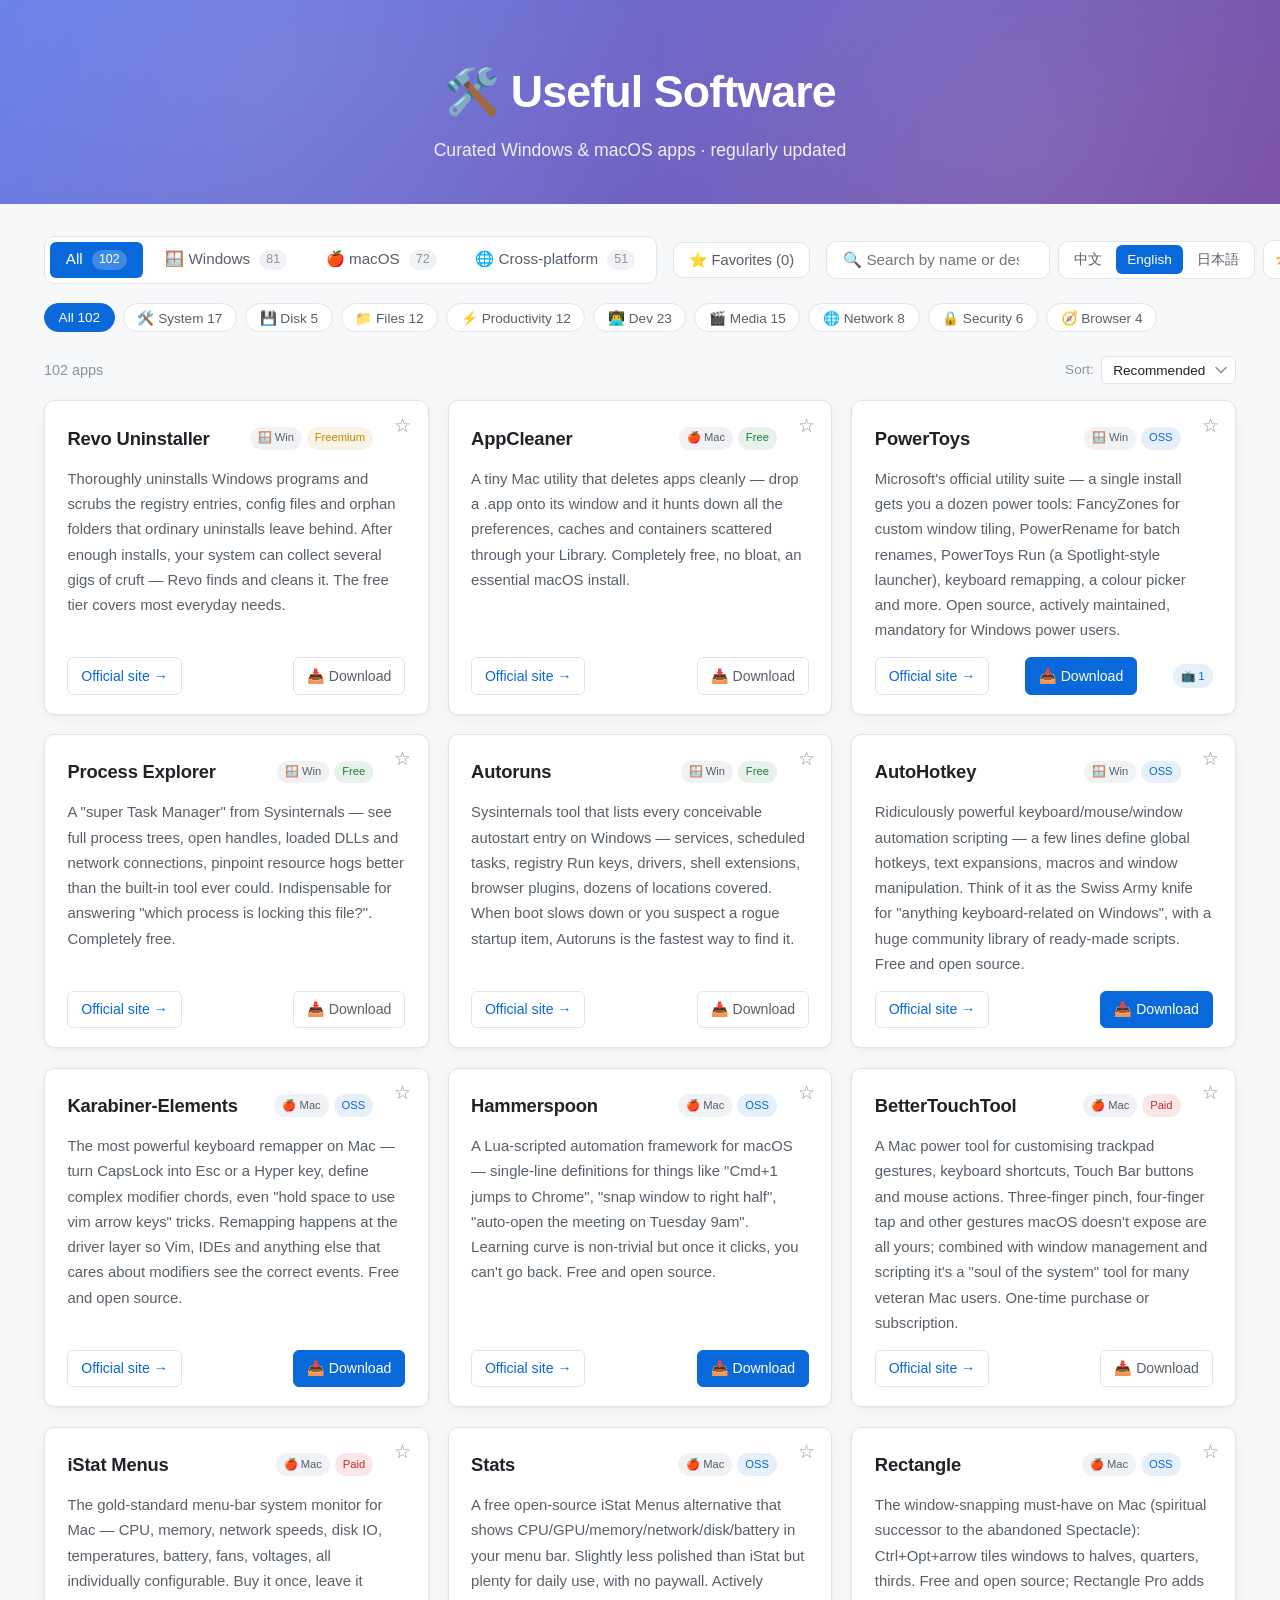
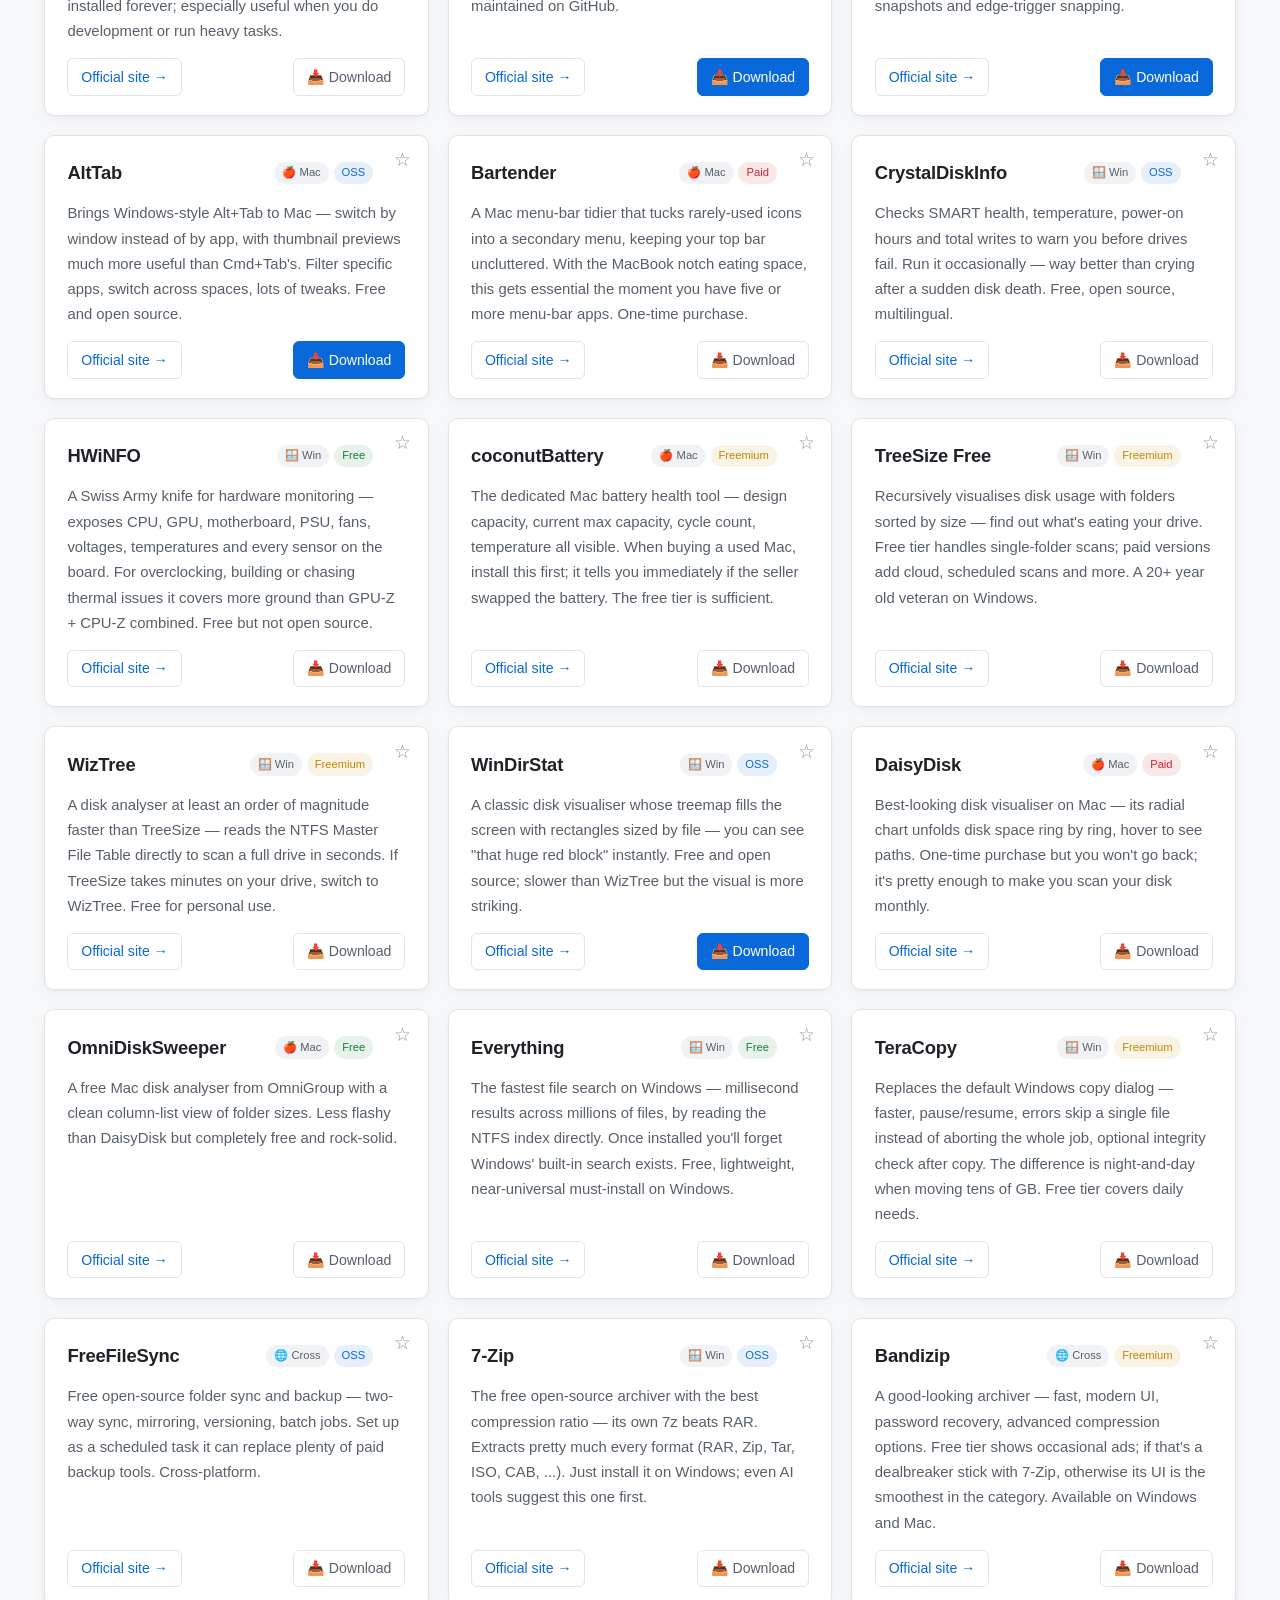
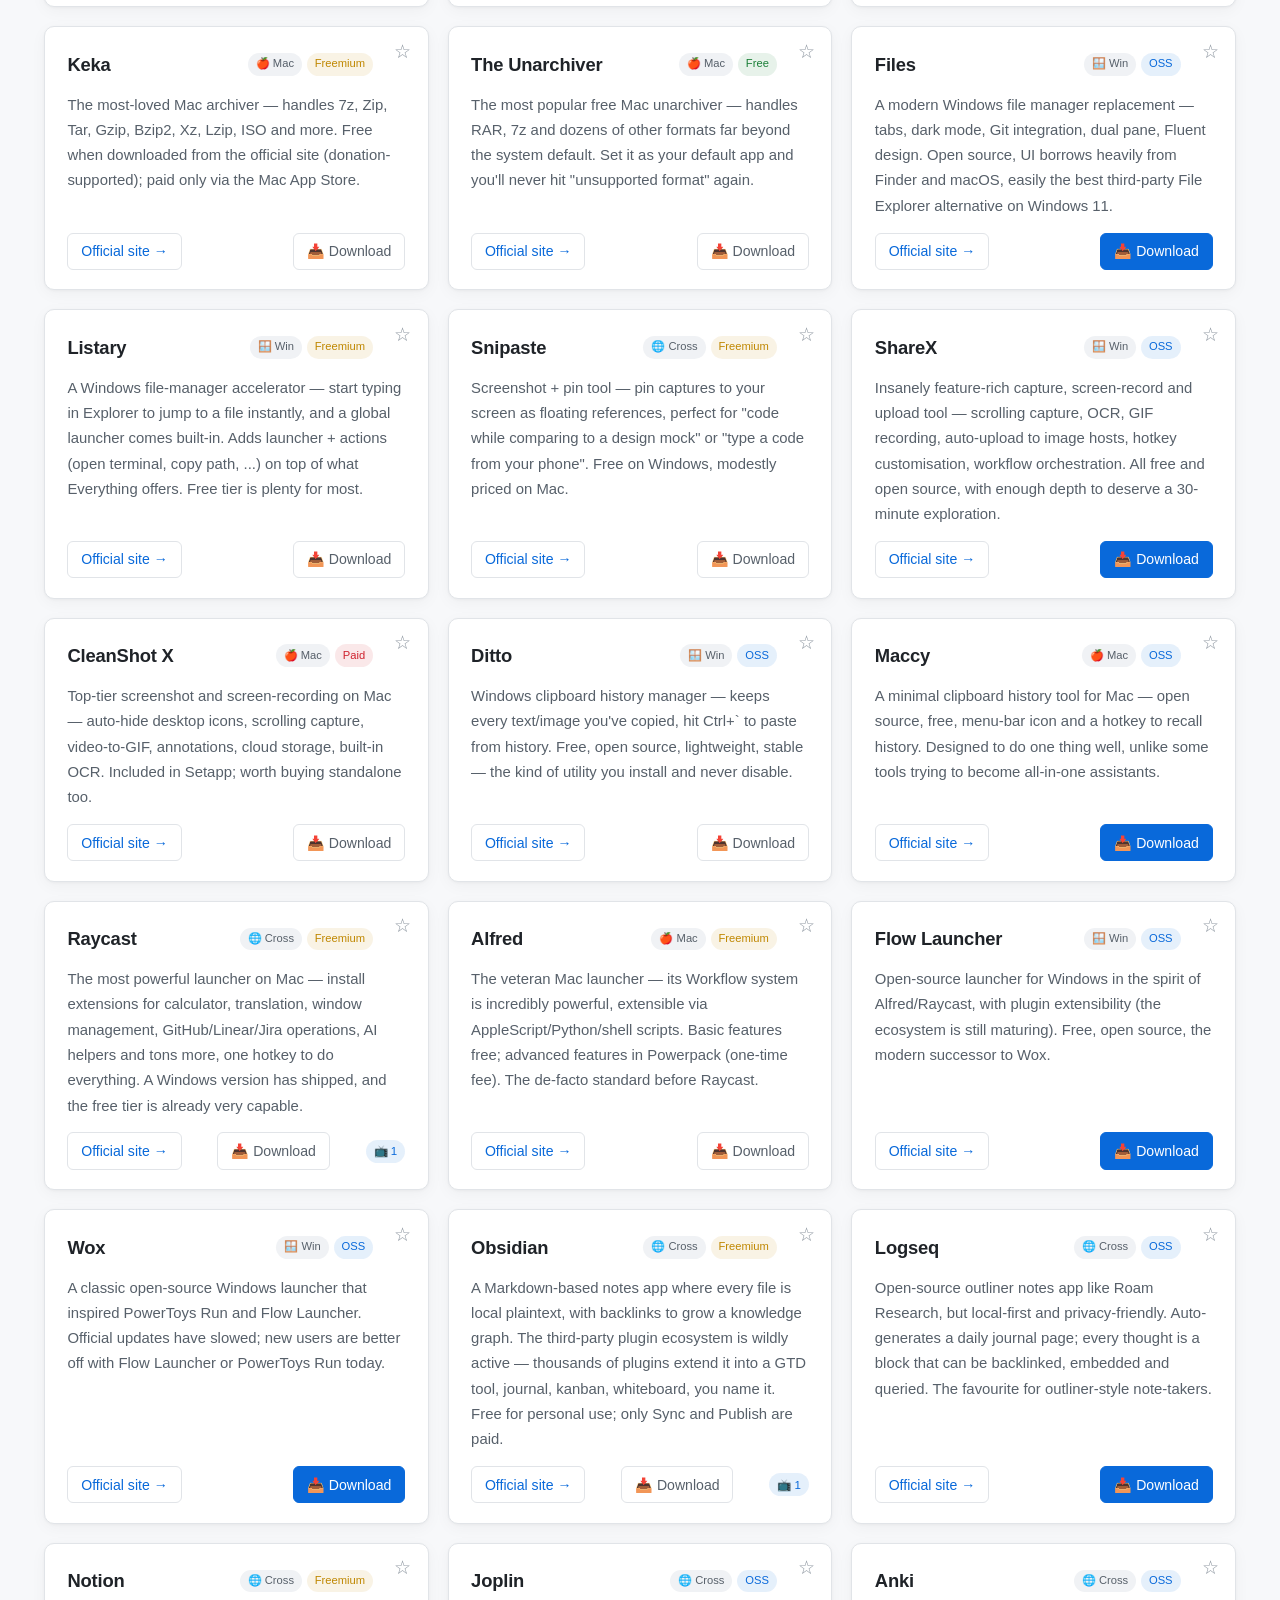
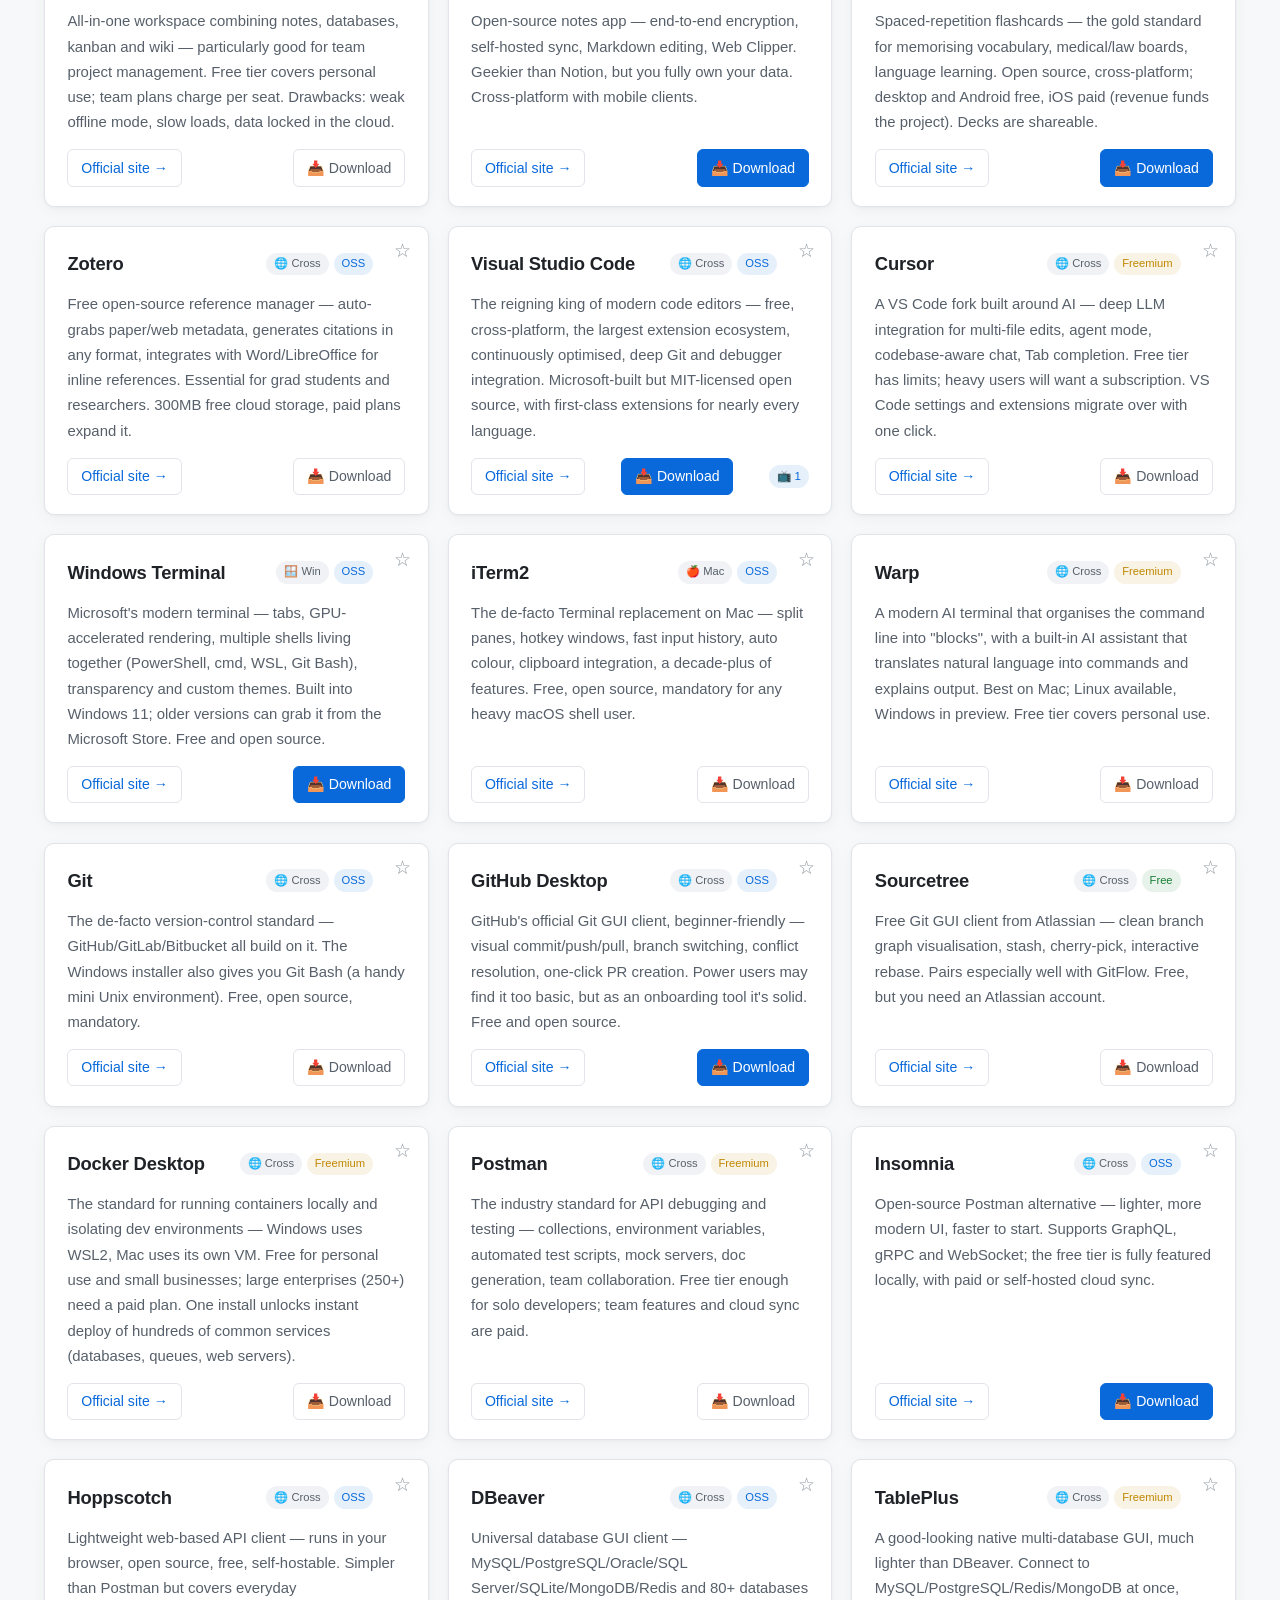
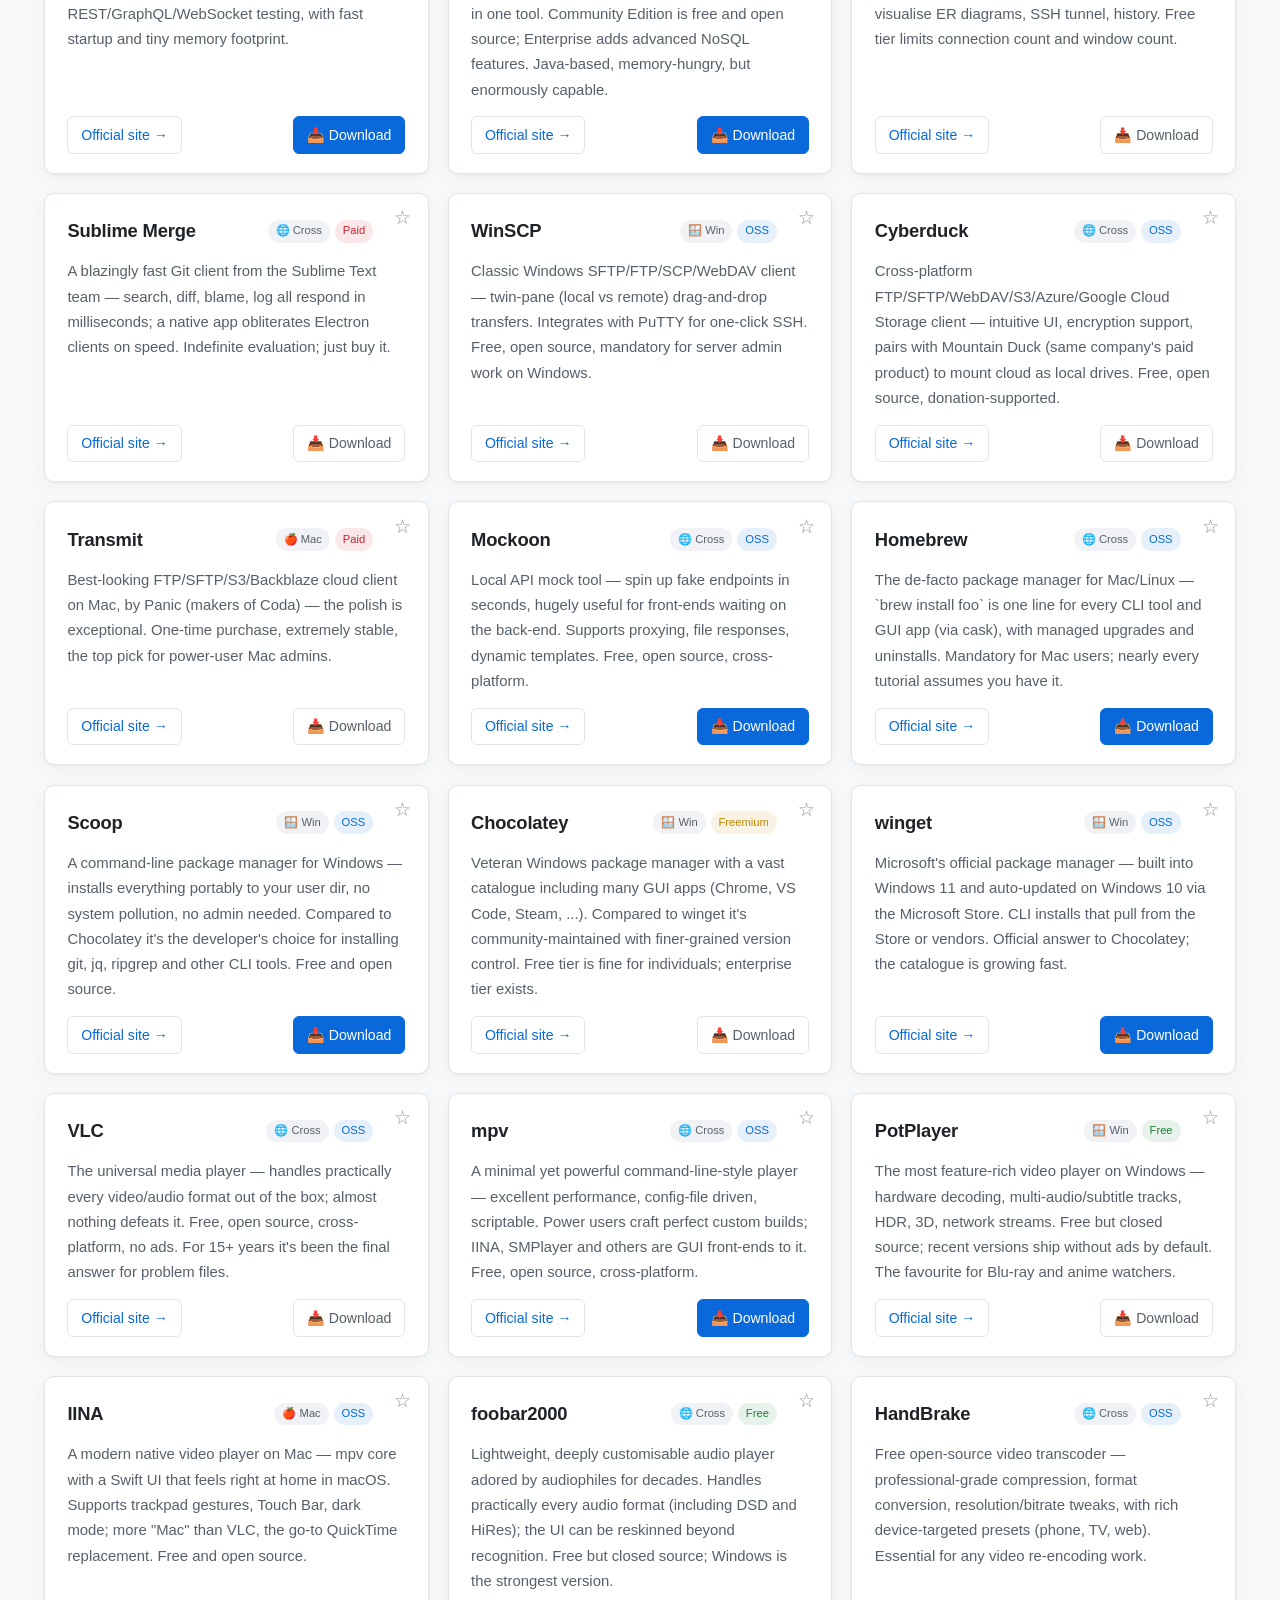
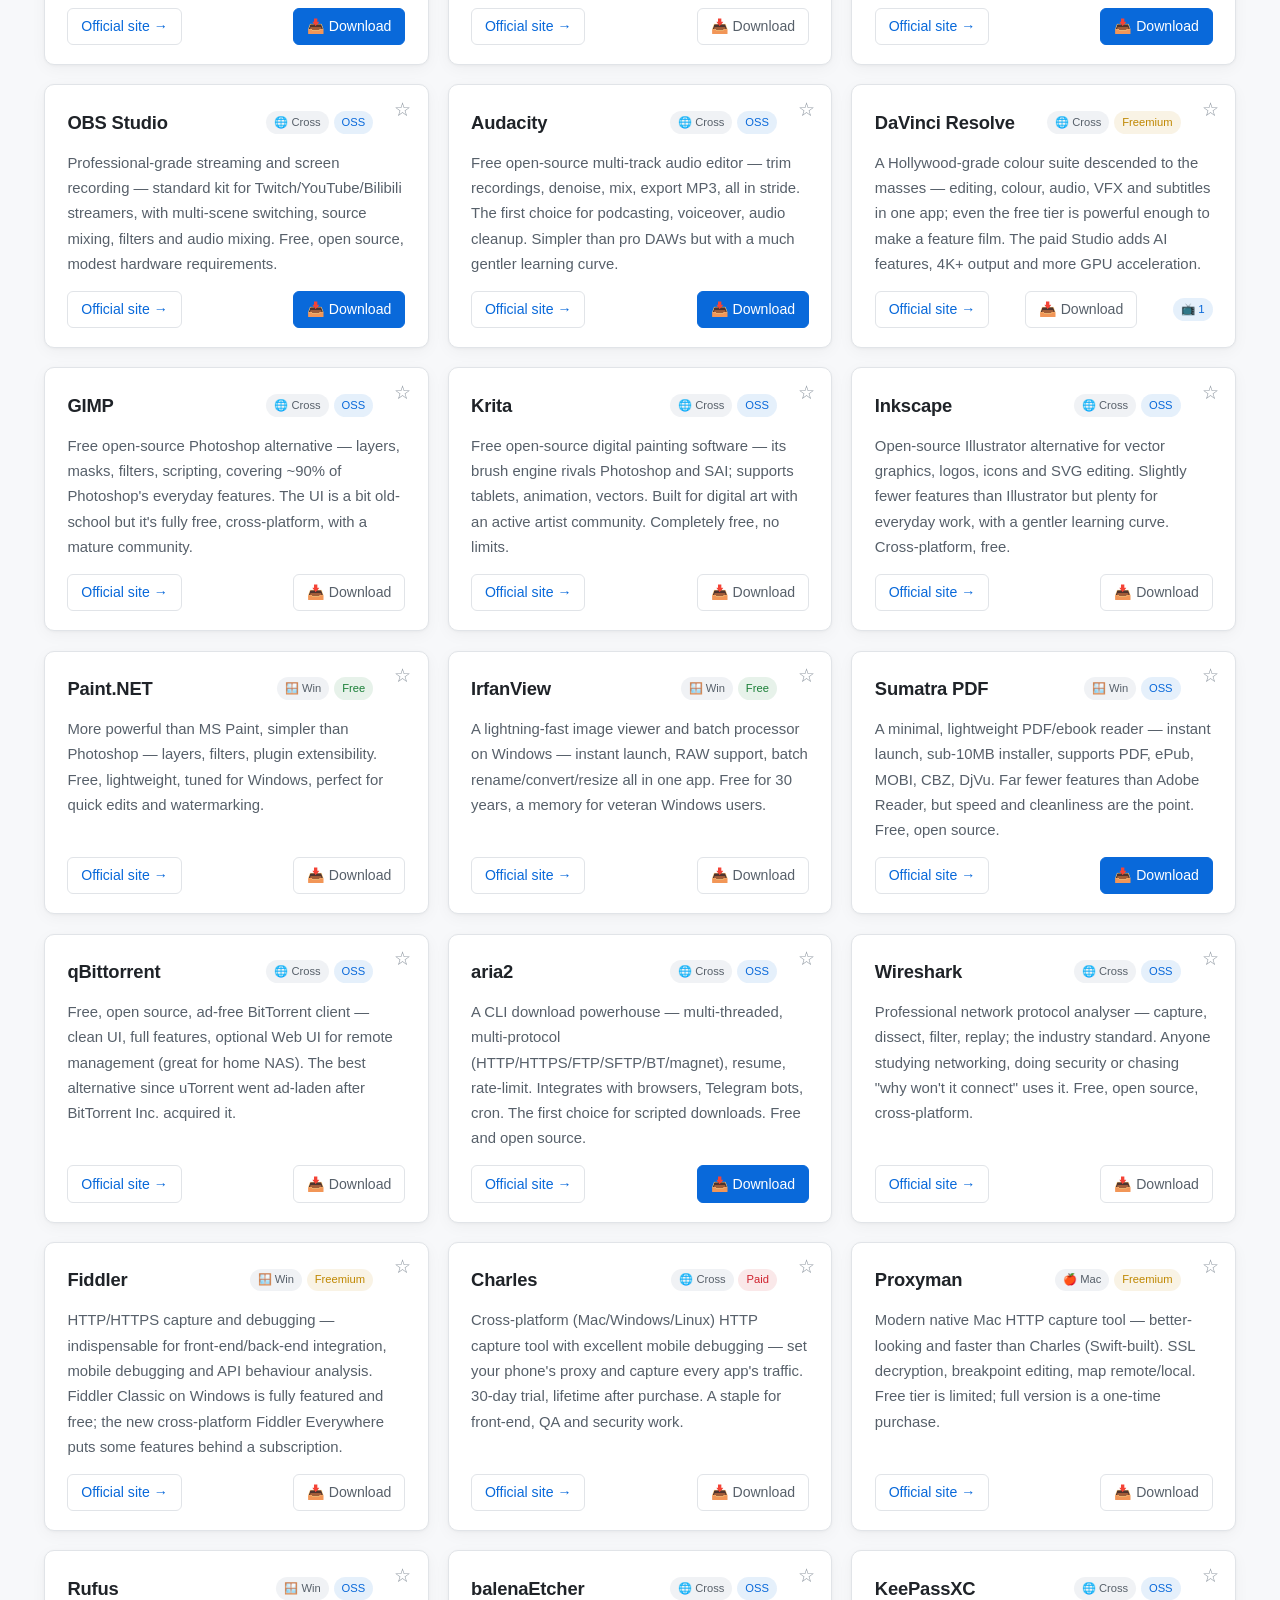
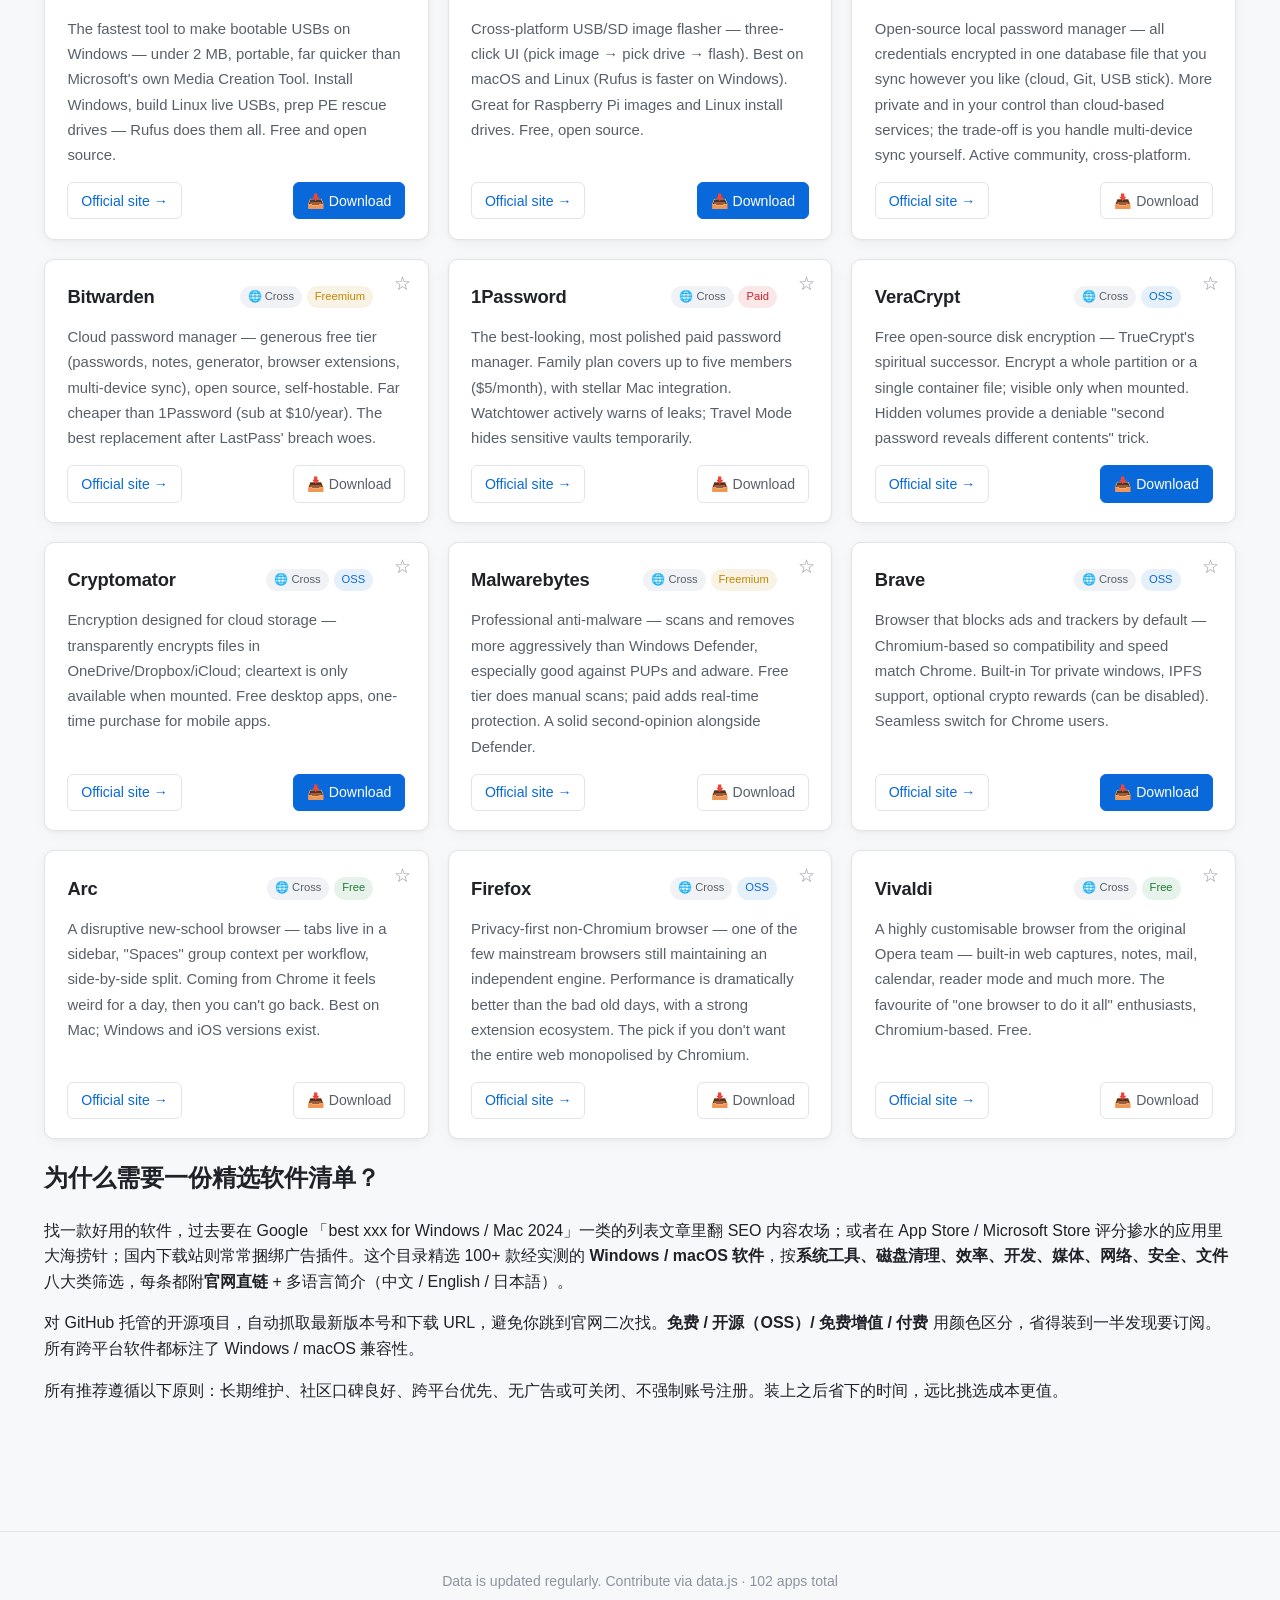
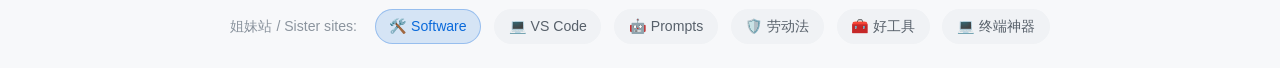
<file: index.html>
<!DOCTYPE html>
<html lang="en">
<head>
  <meta charset="UTF-8">
  <meta name="viewport" content="width=device-width, initial-scale=1.0">
  <meta name="description" content="Curated list of useful Windows and macOS software — filterable by OS and category, every entry has the official site, a direct download (auto-updated for GitHub-hosted projects), screenshots and a localised intro in 中文 / English / 日本語.">
  <meta name="keywords" content="useful software, Windows software, macOS apps, free software, open source, 实用软件, 软件推荐, 精选软件">
  <meta name="theme-color" content="#667eea">
  <link rel="canonical" href="https://512347.xyz/">
  <title>Useful Software · Curated Windows & macOS Apps · 100+ apps with auto-updated downloads</title>
  <link rel="stylesheet" href="style.css">
  <link rel="icon" href="data:image/svg+xml,<svg xmlns='http://www.w3.org/2000/svg' viewBox='0 0 100 100'><text y='.9em' font-size='90'>🛠️</text></svg>">

  <!-- Open Graph (Facebook / WeChat / Telegram / Discord / Slack / LinkedIn) -->
  <meta property="og:type" content="website">
  <meta property="og:site_name" content="Useful Software">
  <meta property="og:title" content="Useful Software · 100+ curated Windows & macOS apps">
  <meta property="og:description" content="Curated list of useful Windows and macOS software, filterable by OS and category, with official sites and auto-updated direct downloads. 中文 / English / 日本語.">
  <meta property="og:url" content="https://512347.xyz/">
  <meta property="og:image" content="https://512347.xyz/og-image.png">
  <meta property="og:image:width" content="1200">
  <meta property="og:image:height" content="630">
  <meta property="og:image:alt" content="Useful Software — curated apps for Windows and macOS">
  <meta property="og:locale" content="en_US">
  <meta property="og:locale:alternate" content="zh_CN">
  <meta property="og:locale:alternate" content="ja_JP">

  <!-- Twitter / X -->
  <meta name="twitter:card" content="summary_large_image">
  <meta name="twitter:title" content="Useful Software · 100+ curated Windows & macOS apps">
  <meta name="twitter:description" content="Curated list with auto-updated downloads for 38+ GitHub-hosted apps. Filter by OS and category. 中文 / English / 日本語.">
  <meta name="twitter:image" content="https://512347.xyz/og-image.png">

  <!-- JSON-LD structured data so Google understands what this page is -->
  <script type="application/ld+json">
  {
    "@context": "https://schema.org",
    "@type": "WebSite",
    "name": "Useful Software",
    "url": "https://512347.xyz/",
    "description": "Curated list of useful Windows and macOS software with auto-updated direct downloads.",
    "inLanguage": ["en", "zh-CN", "ja"],
    "potentialAction": {
      "@type": "SearchAction",
      "target": "https://512347.xyz/?q={search_term_string}",
      "query-input": "required name=search_term_string"
    }
  }
  </script>
</head>
<body>
  <header class="site-header">
    <div class="header-inner">
      <h1 class="site-title" data-i18n="site.title">🛠️ Useful Software</h1>
      <p class="site-tagline" data-i18n="site.tagline">Curated Windows & macOS apps · regularly updated</p>
    </div>
  </header>

  <main class="container">
    <section class="controls">
      <div class="os-tabs" role="tablist">
        <button class="os-tab active" data-os="all">All</button>
        <button class="os-tab" data-os="windows">🪟 Windows</button>
        <button class="os-tab" data-os="macos">🍎 macOS</button>
        <button class="os-tab" data-os="cross">🌐 Cross-platform</button>
      </div>
      <button id="favToggle" class="fav-toggle" aria-pressed="false">
        <span id="favToggleLabel">⭐ Favorites (0)</span>
      </button>
      <div class="search-wrap">
        <input id="searchInput" type="search" placeholder="" autocomplete="off" data-i18n-attr="placeholder:search.placeholder,aria-label:search.placeholder">
        <div id="langSwitch" class="lang-switch" role="tablist" aria-label="Switch language" data-i18n-attr="aria-label:lang.toggle">
          <!-- 由 JS 动态填充 -->
        </div>
        <button id="themeToggle" class="theme-toggle" data-i18n-attr="title:theme.toggle,aria-label:theme.toggle">
          <span class="theme-icon-light">☀️</span>
          <span class="theme-icon-dark">🌙</span>
        </button>
      </div>
    </section>

    <section class="category-chips" id="categoryChips" role="tablist">
      <!-- 由 JS 动态填充 -->
    </section>

    <div class="result-row">
      <p class="result-count" id="resultCount"></p>
      <div class="sort-wrap">
        <label for="sortSelect" class="sort-label" data-i18n="sort.label">Sort:</label>
        <select id="sortSelect" class="sort-select">
          <option value="default" data-i18n="sort.default">Recommended</option>
          <option value="name-asc" data-i18n="sort.nameAsc">Name A→Z</option>
          <option value="name-desc" data-i18n="sort.nameDesc">Name Z→A</option>
        </select>
      </div>
    </div>

    <section class="grid" id="softwareGrid">
      <!-- 软件卡片由 JS 动态填充 -->
    </section>

    <p class="empty-state" id="emptyState" hidden></p>

    <section class="long-description" aria-label="为什么需要一份精选软件清单">
      <h2>为什么需要一份精选软件清单？</h2>
      <p>找一款好用的软件，过去要在 Google 「best xxx for Windows / Mac 2024」一类的列表文章里翻 SEO 内容农场；或者在 App Store / Microsoft Store 评分掺水的应用里大海捞针；国内下载站则常常捆绑广告插件。这个目录精选 100+ 款经实测的 <strong>Windows / macOS 软件</strong>，按<strong>系统工具、磁盘清理、效率、开发、媒体、网络、安全、文件</strong> 八大类筛选，每条都附<strong>官网直链</strong> + 多语言简介（中文 / English / 日本語）。</p>
      <p>对 GitHub 托管的开源项目，自动抓取最新版本号和下载 URL，避免你跳到官网二次找。<strong>免费 / 开源（OSS）/ 免费增值 / 付费</strong> 用颜色区分，省得装到一半发现要订阅。所有跨平台软件都标注了 Windows / macOS 兼容性。</p>
      <p>所有推荐遵循以下原则：长期维护、社区口碑良好、跨平台优先、无广告或可关闭、不强制账号注册。装上之后省下的时间，远比挑选成本更值。</p>
    </section>
  </main>

  <footer class="site-footer">
    <p id="footerText"></p>
    <span hidden id="totalCount">0</span>
    <div class="sister-sites">
      <span class="sister-label">姐妹站 / Sister sites:</span>
      <a href="https://512347.xyz/" class="current">🛠️ Software</a>
      <a href="https://vscode.512347.xyz/">💻 VS Code</a>
      <a href="https://prompts.512347.xyz/">🤖 Prompts</a>
      <a href="https://labor.512347.xyz/">🛡️ 劳动法</a>
      <a href="https://tools.512347.xyz/">🧰 好工具</a>
      <a href="https://cli.512347.xyz/">💻 终端神器</a>
    </div>
  </footer>

  <!-- 详情弹窗 -->
  <div id="modal" class="modal" hidden aria-modal="true" role="dialog" aria-labelledby="modalName">
    <div class="modal-overlay" data-close-modal></div>
    <div class="modal-content" role="document">
      <button class="modal-close" data-close-modal aria-label="Close">×</button>
      <button id="modalFav" class="modal-fav" aria-pressed="false" aria-label="Favorite">☆</button>
      <header class="modal-header">
        <img id="modalIcon" class="modal-icon" alt="" loading="lazy" referrerpolicy="no-referrer">
        <div class="modal-titles">
          <h2 id="modalName" class="modal-name"></h2>
          <div id="modalBadges" class="modal-badges"></div>
        </div>
      </header>
      <div id="modalDesc" class="modal-desc"></div>
      <div id="modalMedia" class="modal-media"></div>
      <div id="modalMediaEmpty" class="modal-media-empty" hidden></div>
      <div class="modal-footer">
        <a id="modalDownload" class="modal-link-btn modal-download-btn" href="#" target="_blank" rel="noopener noreferrer" hidden></a>
        <a id="modalLink" class="modal-link-btn" href="#" target="_blank" rel="noopener noreferrer"></a>
      </div>
    </div>
  </div>

  <script src="i18n.js"></script>
  <script src="data.js"></script>
  <script src="app.js"></script>
<!-- BEGIN:prerender (auto-generated by scripts/prerender.mjs — do not edit) -->
<section id="ssr-fallback" hidden aria-hidden="true">
  <h2>所有软件完整列表</h2>
  <p>共 102 款精选软件，覆盖系统工具、磁盘清理、效率、开发、媒体、网络、安全、文件等场景。</p>
  <ol>
      <li><h3>Revo Uninstaller</h3><p>彻底卸载 Windows 程序，扫描并清理普通卸载留下的注册表残留、配置文件和文件夹。装过的软件多了你会发现系统里能多出几 GB 的垃圾，Revo 能扫出来一并清掉。免费版功能已经够日常使用。</p><a href="https://www.revouninstaller.com/" rel="noopener nofollow">https://www.revouninstaller.com/</a></li>
      <li><h3>AppCleaner</h3><p>Mac 上彻底卸载应用的小工具——把 .app 拖进窗口，它会找出散落在 Library 各处的偏好设置、缓存、容器一并清掉。完全免费，没有冗余功能，是 macOS 必装。</p><a href="https://freemacsoft.net/appcleaner/" rel="noopener nofollow">https://freemacsoft.net/appcleaner/</a></li>
      <li><h3>PowerToys</h3><p>微软官方出品的实用工具集合，一次安装相当于装了十几个小工具：FancyZones 自定义窗口分屏、PowerRename 批量改名、PowerToys Run（Spotlight 风格的启动器）、键盘重映射、颜色取色器等等。开源免费，更新很活跃，Windows 用户必装。</p><a href="https://learn.microsoft.com/windows/powertoys/" rel="noopener nofollow">https://learn.microsoft.com/windows/powertoys/</a></li>
      <li><h3>Process Explorer</h3><p>Sysinternals 出品的&quot;超级任务管理器&quot;，看进程详细的父子关系、句柄、加载的 DLL、网络连接，定位资源占用比 Windows 自带的强太多。排查&quot;哪个程序占用了我的文件&quot;特别好用。完全免费。</p><a href="https://learn.microsoft.com/sysinternals/downloads/process-explorer" rel="noopener nofollow">https://learn.microsoft.com/sysinternals/downloads/process-explorer</a></li>
      <li><h3>Autoruns</h3><p>Sysinternals 出品，列出 Windows 所有可能的开机自启项——服务、计划任务、注册表 Run 键、驱动、Shell 扩展、浏览器插件等几十个位置全覆盖。开机变慢或者怀疑被注入流氓启动项时，先开 Autoruns 排查最快。</p><a href="https://learn.microsoft.com/sysinternals/downloads/autoruns" rel="noopener nofollow">https://learn.microsoft.com/sysinternals/downloads/autoruns</a></li>
      <li><h3>AutoHotkey</h3><p>强大到离谱的键盘/鼠标/窗口自动化脚本工具，几行脚本就能定义全局热键、文本扩展、宏、窗口操作。把它当作 Windows 上&quot;想做什么键盘动作都能做&quot;的瑞士军刀，社区有无数现成脚本可以直接用。开源免费。</p><a href="https://www.autohotkey.com/" rel="noopener nofollow">https://www.autohotkey.com/</a></li>
      <li><h3>Karabiner-Elements</h3><p>Mac 上最强的键盘重映射工具：CapsLock 改 Esc、改 Hyper 键、复杂修饰组合、按住空格变方向键这种花活都能配。所有重映射在驱动层完成，Vim/IDE 这些关心 modifier 的软件也能正确识别。开源免费。</p><a href="https://karabiner-elements.pqrs.org/" rel="noopener nofollow">https://karabiner-elements.pqrs.org/</a></li>
      <li><h3>Hammerspoon</h3><p>用 Lua 脚本控制 macOS 的自动化框架，把&quot;按 Cmd+1 切到 Chrome&quot;、&quot;半屏窗口靠右&quot;、&quot;周二早 9 点自动开会议&quot;这种需求都能写成一行代码。学习曲线略陡，但一旦上手就回不去了。开源免费。</p><a href="https://www.hammerspoon.org/" rel="noopener nofollow">https://www.hammerspoon.org/</a></li>
      <li><h3>BetterTouchTool</h3><p>Mac 上自定义触控板手势、键盘快捷键、Touch Bar 按钮、鼠标动作的全能工具。三指捏合、四指轻点这类系统不开放的手势都能配，加上窗口管理和脚本能力，是很多老 Mac 用户的&quot;灵魂软件&quot;。一次性付费或订阅。</p><a href="https://folivora.ai/" rel="noopener nofollow">https://folivora.ai/</a></li>
      <li><h3>iStat Menus</h3><p>Mac 菜单栏系统监控的标杆产品，CPU、内存、网络速度、磁盘 IO、温度、电池、风扇、电压一应俱全，每项都可以单独配置显示样式。买回来就装着、几乎从不卸载，做开发或跑大任务时尤其有用。</p><a href="https://bjango.com/mac/istatmenus/" rel="noopener nofollow">https://bjango.com/mac/istatmenus/</a></li>
      <li><h3>Stats</h3><p>iStat Menus 的免费开源替代，菜单栏显示 CPU/GPU/内存/网络/磁盘/电池等信息。功能比 iStat Menus 略少但日常够用，没有付费门槛。GitHub 上更新很积极。</p><a href="https://github.com/exelban/stats" rel="noopener nofollow">https://github.com/exelban/stats</a></li>
      <li><h3>Rectangle</h3><p>Mac 上的窗口分屏神器（已停更的 Spectacle 的精神继承者）：Ctrl+Opt+方向键把窗口对齐到屏幕一半/四分之一/三分之一。开源免费，付费版 Rectangle Pro 多了快照、贴边触发等功能。</p><a href="https://rectangleapp.com/" rel="noopener nofollow">https://rectangleapp.com/</a></li>
      <li><h3>AltTab</h3><p>把 Windows 风格的 Alt+Tab 切换器移植到 Mac，按窗口而不是按应用切换，预览缩略图比 Cmd+Tab 直观得多。可以配置过滤特定 App、跨桌面切换等。开源免费。</p><a href="https://alt-tab-macos.netlify.app/" rel="noopener nofollow">https://alt-tab-macos.netlify.app/</a></li>
      <li><h3>Bartender</h3><p>Mac 菜单栏图标整理工具，把不常用的图标隐藏到次级菜单，留出更整洁的顶部空间。MacBook 那块刘海屏空间寸土寸金，装了 5 个以上菜单栏 App 的话很需要它。一次性付费。</p><a href="https://www.macbartender.com/" rel="noopener nofollow">https://www.macbartender.com/</a></li>
      <li><h3>CrystalDiskInfo</h3><p>查看硬盘 SMART 健康度、温度、通电时间、写入量等关键参数，给老化磁盘提前预警。装了之后定期跑一次，比硬盘突然挂掉再哭好多了。免费开源，支持中文。</p><a href="https://crystalmark.info/en/software/crystaldiskinfo/" rel="noopener nofollow">https://crystalmark.info/en/software/crystaldiskinfo/</a></li>
      <li><h3>HWiNFO</h3><p>硬件监控的瑞士军刀，把 CPU、GPU、主板、电源、风扇、电压、温度、各种传感器全都暴露出来。超频、装机、排查温度问题时它比 GPU-Z + CPU-Z 加起来还全。免费但不开源。</p><a href="https://www.hwinfo.com/" rel="noopener nofollow">https://www.hwinfo.com/</a></li>
      <li><h3>coconutBattery</h3><p>Mac 电池健康度专用工具：原厂设计容量、当前最大容量、循环次数、温度全展示。买二手 Mac 时一定要装这个先看电池——能直接看出商家有没有偷换电池。免费版功能就够用。</p><a href="https://www.coconut-flavour.com/coconutbattery/" rel="noopener nofollow">https://www.coconut-flavour.com/coconutbattery/</a></li>
      <li><h3>TreeSize Free</h3><p>可视化扫描磁盘占用，按文件夹大小递归排序，找出谁吃掉了你的硬盘。免费版扫单个目录够用，付费版支持云盘、定时任务等高级功能。Windows 老牌磁盘分析器，用了 20 多年。</p><a href="https://www.jam-software.com/treesize_free" rel="noopener nofollow">https://www.jam-software.com/treesize_free</a></li>
      <li><h3>WizTree</h3><p>比 TreeSize 快至少一个数量级的磁盘分析器，直接读取 NTFS 主文件表，几秒钟就能扫完整盘。如果你磁盘大到 TreeSize 要扫几分钟，换 WizTree 就对了。免费版个人使用足够。</p><a href="https://diskanalyzer.com/" rel="noopener nofollow">https://diskanalyzer.com/</a></li>
      <li><h3>WinDirStat</h3><p>经典磁盘可视化工具，方块图（treemap）按文件比例铺满屏幕，一眼就能看出&quot;那块巨大的红色方块&quot;是什么。免费开源，扫描比 WizTree 慢但视觉效果更直观。</p><a href="https://windirstat.net/" rel="noopener nofollow">https://windirstat.net/</a></li>
      <li><h3>DaisyDisk</h3><p>Mac 上颜值最高的磁盘可视化工具，环形图把磁盘空间一层层展开，鼠标悬停就能看具体路径。一次性付费但用过就回不去免费工具——好看到你愿意每个月扫一次磁盘。</p><a href="https://daisydiskapp.com/" rel="noopener nofollow">https://daisydiskapp.com/</a></li>
      <li><h3>OmniDiskSweeper</h3><p>OmniGroup 出品的免费 Mac 磁盘分析工具，列表式展示文件夹大小，操作简单直接。没有 DaisyDisk 那么炫，但完全免费而且非常稳定。</p><a href="https://www.omnigroup.com/more" rel="noopener nofollow">https://www.omnigroup.com/more</a></li>
      <li><h3>Everything</h3><p>Windows 上最快的文件搜索工具，毫秒级即时搜索几百万文件，秘诀是直接读 NTFS 文件索引。装了之后 Windows 自带搜索基本可以遗忘。免费、轻量、几乎所有 Windows 用户的必装。</p><a href="https://www.voidtools.com/" rel="noopener nofollow">https://www.voidtools.com/</a></li>
      <li><h3>TeraCopy</h3><p>替代 Windows 默认文件复制：速度更快、可暂停/恢复、出错时单独跳过这一文件而不是整个中断、复制完自动校验完整性。一次复制几十 GB 资料的时候特别能感受到差距。免费版日常够用。</p><a href="https://www.codesector.com/teracopy" rel="noopener nofollow">https://www.codesector.com/teracopy</a></li>
      <li><h3>FreeFileSync</h3><p>免费开源的文件夹同步和备份工具，支持双向同步、镜像、版本控制、批处理任务。把它配成定时任务，可以替代很多收费的备份软件。跨平台。</p><a href="https://freefilesync.org/" rel="noopener nofollow">https://freefilesync.org/</a></li>
      <li><h3>7-Zip</h3><p>压缩率最高的免费开源压缩工具，自家 7z 格式比 RAR 还小。支持几乎所有格式（RAR、Zip、Tar、ISO、CAB...）的解压。Windows 上无脑装就对了，连 ChatGPT 都建议先装这个。</p><a href="https://www.7-zip.org/" rel="noopener nofollow">https://www.7-zip.org/</a></li>
      <li><h3>Bandizip</h3><p>颜值在线的压缩工具，速度快、UI 现代、支持密码恢复和高级压缩选项。免费版有内嵌广告，介意广告就用 7-Zip，喜欢顺手的 UI 就用它。Windows 和 Mac 都有版本。</p><a href="https://www.bandisoft.com/bandizip/" rel="noopener nofollow">https://www.bandisoft.com/bandizip/</a></li>
      <li><h3>Keka</h3><p>Mac 上最受欢迎的优秀压缩工具，支持 7z、Zip、Tar、Gzip、Bzip2、Xz、Lzip、ISO 等格式。从官网直接下载是免费的（开发者乐捐机制），Mac App Store 版本是付费的。</p><a href="https://www.keka.io/" rel="noopener nofollow">https://www.keka.io/</a></li>
      <li><h3>The Unarchiver</h3><p>Mac 上最受欢迎的免费解压工具，支持 RAR、7z 等几十种格式，比系统自带的解压能力强很多。设置成默认应用就再也不会遇到&quot;无法识别的格式&quot;。</p><a href="https://theunarchiver.com/" rel="noopener nofollow">https://theunarchiver.com/</a></li>
      <li><h3>Files</h3><p>现代化的 Windows 文件管理器替代，支持多标签、暗色模式、Git 集成、双面板、流体设计。开源、UI 借鉴了 Mac Finder 和 macOS 风格，是 Windows 11 资源管理器最佳的第三方替代。</p><a href="https://files.community/" rel="noopener nofollow">https://files.community/</a></li>
      <li><h3>Listary</h3><p>Windows 文件管理器加速器，在资源管理器里输入文件名就能即时跳转，还能呼出全局启动器。比 Everything 多了启动器和动作（打开终端、复制路径等）功能。免费版基本够用。</p><a href="https://www.listary.com/" rel="noopener nofollow">https://www.listary.com/</a></li>
      <li><h3>Snipaste</h3><p>截图 + 贴图工具，截完图可以钉在屏幕上当浮动参考——边写代码边对照设计稿、抄手机里的验证码这种场景特别好用。Windows 免费、Mac 收费但都很便宜。</p><a href="https://www.snipaste.com/" rel="noopener nofollow">https://www.snipaste.com/</a></li>
      <li><h3>ShareX</h3><p>功能极其全面的截图、录屏、上传工具：滚动截图、OCR、GIF 录制、自动上传到图床、热键自定义、工作流编排，全都免费开源。功能多到值得花半小时探索。</p><a href="https://getsharex.com/" rel="noopener nofollow">https://getsharex.com/</a></li>
      <li><h3>CleanShot X</h3><p>Mac 上颜值和功能都顶级的截图录屏工具：自动隐藏桌面图标、滚动截图、视频转 GIF、注释、云存储、内置 OCR。Setapp 套餐自带，单独买也值。</p><a href="https://cleanshot.com/" rel="noopener nofollow">https://cleanshot.com/</a></li>
      <li><h3>Ditto</h3><p>Windows 剪贴板历史管理器，记录每一次复制的文本、图片，按 Ctrl+` 调出历史粘贴。开源免费、轻量、稳定，是&quot;装了就再也不想关掉&quot;的那种小工具。</p><a href="https://ditto-cp.sourceforge.io/" rel="noopener nofollow">https://ditto-cp.sourceforge.io/</a></li>
      <li><h3>Maccy</h3><p>Mac 上简洁的剪贴板历史工具，开源免费、菜单栏图标加快捷键即可调出历史。设计哲学就是&quot;做好一件事&quot;，不像有些工具试图变成全能助手。</p><a href="https://maccy.app/" rel="noopener nofollow">https://maccy.app/</a></li>
      <li><h3>Raycast</h3><p>Mac 上最强的启动器，可以装计算器、翻译、窗口管理、GitHub/Linear/Jira 操作、AI 助手等大量插件，一个快捷键搞定大部分常用动作。Windows 版已发布，免费版功能就很强。</p><a href="https://www.raycast.com/" rel="noopener nofollow">https://www.raycast.com/</a></li>
      <li><h3>Alfred</h3><p>Mac 老牌启动器，工作流（Workflow）系统极其强大，可以用 AppleScript/Python/Shell 脚本扩展。基础功能免费，进阶功能在 Powerpack 里（一次性付费）。Raycast 出来之前的事实标准。</p><a href="https://www.alfredapp.com/" rel="noopener nofollow">https://www.alfredapp.com/</a></li>
      <li><h3>Flow Launcher</h3><p>Windows 上的开源启动器，类似 Alfred/Raycast 的架构，支持插件扩展（npm 那种丰富的生态正在搭建中）。免费开源，是 Wox 的现代化继承者。</p><a href="https://www.flowlauncher.com/" rel="noopener nofollow">https://www.flowlauncher.com/</a></li>
      <li><h3>Wox</h3><p>Windows 经典开源启动器，PowerToys Run 和 Flow Launcher 都受它启发。如今官方更新放缓，建议直接用 Flow Launcher 或 PowerToys Run。</p><a href="http://www.wox.one/" rel="noopener nofollow">http://www.wox.one/</a></li>
      <li><h3>Obsidian</h3><p>基于 Markdown 的笔记工具，文件全部是本地纯文本，支持双向链接构建知识图谱。第三方插件生态极其活跃，几千款插件能把它扩展成 GTD 工具、日记、看板、白板等。个人使用免费，仅同步和发布服务收费。</p><a href="https://obsidian.md/" rel="noopener nofollow">https://obsidian.md/</a></li>
      <li><h3>Logseq</h3><p>开源的大纲式笔记工具，类似 Roam Research 但本地优先、隐私友好。每一天自动生成日记页，所有想法以块（block）为单位，可以反向链接、嵌入、查询。爱大纲笔记的人最爱。</p><a href="https://logseq.com/" rel="noopener nofollow">https://logseq.com/</a></li>
      <li><h3>Notion</h3><p>集笔记、数据库、看板、wiki 于一体的全能工作空间，团队协作做项目管理特别好用。免费版个人足够，团队版按人头收费。缺点是离线能力弱、加载慢、数据被锁在云端。</p><a href="https://www.notion.so/" rel="noopener nofollow">https://www.notion.so/</a></li>
      <li><h3>Joplin</h3><p>开源的笔记工具，支持端到端加密、自托管同步、Markdown 编辑、Web Clipper。和 Notion 比偏极客一点，最大优势是数据完全自己掌控。跨平台、有移动端。</p><a href="https://joplinapp.org/" rel="noopener nofollow">https://joplinapp.org/</a></li>
      <li><h3>Anki</h3><p>基于间隔重复算法的记忆卡片应用，背单词、备考医师/律师执业、巩固语言学习的神器。开源、跨平台，桌面和 Android 免费，iOS 版收费但收益归项目维护。卡片牌可以共享。</p><a href="https://apps.ankiweb.net/" rel="noopener nofollow">https://apps.ankiweb.net/</a></li>
      <li><h3>Zotero</h3><p>免费开源的文献管理工具，自动抓取论文/网页元数据、生成各种格式的引用、Word/LibreOffice 插件直接插入参考文献，研究生和学者必备。300MB 免费云空间，超出可付费扩容。</p><a href="https://www.zotero.org/" rel="noopener nofollow">https://www.zotero.org/</a></li>
      <li><h3>Visual Studio Code</h3><p>现代代码编辑器之王，免费跨平台、插件生态最大、性能持续优化、Git 和调试集成度高。微软出品但 MIT 协议开源，目前几乎所有语言都有官方或社区维护的优秀扩展。</p><a href="https://code.visualstudio.com/" rel="noopener nofollow">https://code.visualstudio.com/</a></li>
      <li><h3>Cursor</h3><p>基于 VS Code fork 的 AI 编辑器，深度集成 LLM 写代码：多文件编辑、agent 模式、代码库感知的对话、Tab 补全。免费版有限额，重度用户建议订阅。VS Code 配置和扩展可一键迁移。</p><a href="https://cursor.com/" rel="noopener nofollow">https://cursor.com/</a></li>
      <li><h3>Windows Terminal</h3><p>微软官方现代化终端，多标签、GPU 加速渲染、多种 shell 共存（PowerShell、cmd、WSL、Git Bash），支持透明背景和自定义配色。Windows 11 已内置，老版本可去 Microsoft Store 装。开源免费。</p><a href="https://github.com/microsoft/terminal" rel="noopener nofollow">https://github.com/microsoft/terminal</a></li>
      <li><h3>iTerm2</h3><p>Mac 上替代默认 Terminal 的事实标准，分屏、热键窗口、快速输入历史、自动配色、剪切板集成等十几年功能积累。免费开源，是 macOS 重度终端用户必装。</p><a href="https://iterm2.com/" rel="noopener nofollow">https://iterm2.com/</a></li>
      <li><h3>Warp</h3><p>现代化的 AI 终端，把命令行做成&quot;块&quot;（block）方式，自带 AI 助手能用自然语言生成命令、解读输出。Mac 上体验最好，Linux 版有，Windows 版预览中。免费版个人用足够。</p><a href="https://www.warp.dev/" rel="noopener nofollow">https://www.warp.dev/</a></li>
      <li><h3>Git</h3><p>版本控制系统的事实标准，GitHub/GitLab/Bitbucket 都基于它。Windows 上装 Git for Windows 顺带得到 Git Bash（一个迷你 Unix 环境，非常实用）。开源免费，必装。</p><a href="https://git-scm.com/" rel="noopener nofollow">https://git-scm.com/</a></li>
      <li><h3>GitHub Desktop</h3><p>GitHub 官方 Git GUI 客户端，新手友好：可视化 commit/push/pull、分支切换、解决冲突、一键发 PR。重度用户可能觉得太基础，但作为入门工具相当合格。开源免费。</p><a href="https://desktop.github.com/" rel="noopener nofollow">https://desktop.github.com/</a></li>
      <li><h3>Sourcetree</h3><p>Atlassian 出品的免费 Git GUI 客户端，可视化分支图、stash、cherry-pick、interactive rebase 都很顺手。配 GitFlow 工作流特别好用。免费但需要登录 Atlassian 账号。</p><a href="https://www.sourcetreeapp.com/" rel="noopener nofollow">https://www.sourcetreeapp.com/</a></li>
      <li><h3>Docker Desktop</h3><p>本地跑容器、做开发环境隔离的标配，Windows 通过 WSL2 后端、Mac 通过自家 VM。个人和小公司免费，250 人以上的企业需付费。装一份等于解锁了几百种常用服务（数据库、消息队列、Web 服务器）秒级部署。</p><a href="https://www.docker.com/products/docker-desktop/" rel="noopener nofollow">https://www.docker.com/products/docker-desktop/</a></li>
      <li><h3>Postman</h3><p>API 调试和测试工具的行业标准，请求集合（Collection）、环境变量、自动化测试脚本、Mock Server、文档生成、团队协作一应俱全。免费版个人开发足够，团队功能和云同步收费。</p><a href="https://www.postman.com/" rel="noopener nofollow">https://www.postman.com/</a></li>
      <li><h3>Insomnia</h3><p>Postman 的开源替代，更轻、UI 更现代、启动更快。支持 GraphQL、gRPC、WebSocket，免费版本地使用功能完整，云同步可付费或自托管。</p><a href="https://insomnia.rest/" rel="noopener nofollow">https://insomnia.rest/</a></li>
      <li><h3>Hoppscotch</h3><p>轻量级 Web 版 API 客户端，浏览器里就能用，开源免费、可以自托管。功能比 Postman 简单但够日常 REST/GraphQL/WebSocket 测试，启动快、不占内存。</p><a href="https://hoppscotch.io/" rel="noopener nofollow">https://hoppscotch.io/</a></li>
      <li><h3>DBeaver</h3><p>通用数据库 GUI 客户端，MySQL/PostgreSQL/Oracle/SQL Server/SQLite/MongoDB/Redis 等 80+ 种数据库一个工具搞定。社区版（CE）开源免费，企业版加 NoSQL 高级功能。Java 写的吃内存但功能极全。</p><a href="https://dbeaver.io/" rel="noopener nofollow">https://dbeaver.io/</a></li>
      <li><h3>TablePlus</h3><p>颜值高、原生体验好的多数据库 GUI，比 DBeaver 轻盈很多。同时连 MySQL/PostgreSQL/Redis/MongoDB 等，可视化设计 ER 图、SSH 隧道、版本管理。免费版有连接数和窗口数限制。</p><a href="https://tableplus.com/" rel="noopener nofollow">https://tableplus.com/</a></li>
      <li><h3>Sublime Merge</h3><p>Sublime Text 团队出的极速 Git 客户端，搜索、diff、blame、log 全部毫秒级响应，原生应用比 Electron 客户端快太多。无限期试用，建议直接付费。</p><a href="https://www.sublimemerge.com/" rel="noopener nofollow">https://www.sublimemerge.com/</a></li>
      <li><h3>WinSCP</h3><p>Windows 经典 SFTP/FTP/SCP/WebDAV 客户端，左右双面板（本地 vs 远端）拖放上传下载。集成 PuTTY 可一键打开 SSH。开源免费，是 Windows 上做服务器维护必装。</p><a href="https://winscp.net/" rel="noopener nofollow">https://winscp.net/</a></li>
      <li><h3>Cyberduck</h3><p>跨平台的 FTP/SFTP/WebDAV/S3/Azure/Google Cloud Storage 客户端，UI 直观、支持加密、与 Mountain Duck（同公司付费产品）配合可把云盘挂载成本地盘。开源免费，捐款支持。</p><a href="https://cyberduck.io/" rel="noopener nofollow">https://cyberduck.io/</a></li>
      <li><h3>Transmit</h3><p>Mac 上颜值最高的 FTP/SFTP/S3/Backblaze 等云存储客户端，Panic 出品（Coda 编辑器开发商），细节做得极佳。一次性付费但极其稳定，是高级 Mac 用户的首选。</p><a href="https://panic.com/transmit/" rel="noopener nofollow">https://panic.com/transmit/</a></li>
      <li><h3>Mockoon</h3><p>本地 API mock 工具，几秒搭起一个假的接口服务，前端在等后端开发时特别有用。支持代理、文件响应、动态模板，开源免费、跨平台。</p><a href="https://mockoon.com/" rel="noopener nofollow">https://mockoon.com/</a></li>
      <li><h3>Homebrew</h3><p>Mac/Linux 上的事实标准包管理器，`brew install foo` 一句搞定从命令行工具到 GUI 应用（cask）的所有安装、升级、卸载。Mac 用户必装，几乎所有教程都假设你有它。</p><a href="https://brew.sh/" rel="noopener nofollow">https://brew.sh/</a></li>
      <li><h3>Scoop</h3><p>Windows 上的命令行包管理器，所有软件绿色安装到用户目录，不污染系统、不需要管理员权限。和 Chocolatey 比更适合开发者用：装 git、jq、ripgrep 等命令行工具特别顺手。开源免费。</p><a href="https://scoop.sh/" rel="noopener nofollow">https://scoop.sh/</a></li>
      <li><h3>Chocolatey</h3><p>Windows 老牌包管理器，软件库非常丰富、包括很多 GUI 应用（Chrome、VS Code、Steam 之类）。和 winget 比是社区维护、装哪个版本更可控。免费版日常够用，企业有付费版。</p><a href="https://chocolatey.org/" rel="noopener nofollow">https://chocolatey.org/</a></li>
      <li><h3>winget</h3><p>微软官方包管理器，Windows 11 自带、Windows 10 通过 Microsoft Store 自动更新。命令行装软件、自动从应用商店或官网拉源。是 Chocolatey 的官方对手，软件库正在快速扩充中。</p><a href="https://learn.microsoft.com/windows/package-manager/" rel="noopener nofollow">https://learn.microsoft.com/windows/package-manager/</a></li>
      <li><h3>VLC</h3><p>万能媒体播放器，几乎支持所有视频/音频格式开箱即用，没有什么文件能让它打不开。开源免费、跨平台、广告也没有。十几年来都是&quot;播放疑难杂症&quot;的最后答案。</p><a href="https://www.videolan.org/vlc/" rel="noopener nofollow">https://www.videolan.org/vlc/</a></li>
      <li><h3>mpv</h3><p>极简但功能强大的命令行风格播放器，性能极佳、配置文件驱动、支持脚本扩展。爱折腾的用户可以打造完美定制版，IINA、SMPlayer 这些 GUI 都基于它。开源免费跨平台。</p><a href="https://mpv.io/" rel="noopener nofollow">https://mpv.io/</a></li>
      <li><h3>PotPlayer</h3><p>Windows 上功能最丰富的视频播放器：硬件解码、多音轨/字幕、HDR、3D、网络流媒体一应俱全。免费但是闭源，新版本默认不带广告。看蓝光、看动画的玩家最爱。</p><a href="https://potplayer.daum.net/" rel="noopener nofollow">https://potplayer.daum.net/</a></li>
      <li><h3>IINA</h3><p>Mac 原生现代视频播放器，基于 mpv 核心、Swift 写的 UI 完全融入 macOS。支持触控板手势、Touch Bar、暗色模式，比 VLC 更&quot;Mac&quot;，是 Mac 上替代 QuickTime 的首选。开源免费。</p><a href="https://iina.io/" rel="noopener nofollow">https://iina.io/</a></li>
      <li><h3>foobar2000</h3><p>轻量、高度可定制的音频播放器，几十年烧友最爱。支持几乎所有音频格式（含 DSD、HiRes），UI 可以折腾出完全不同的样子。免费但闭源，Windows 体验最佳。</p><a href="https://www.foobar2000.org/" rel="noopener nofollow">https://www.foobar2000.org/</a></li>
      <li><h3>HandBrake</h3><p>免费开源的视频转码工具，把视频压缩、转格式、改分辨率/码率都做得很专业，预设丰富，针对不同设备（手机、电视、Web）都有现成方案。视频压片必装。</p><a href="https://handbrake.fr/" rel="noopener nofollow">https://handbrake.fr/</a></li>
      <li><h3>OBS Studio</h3><p>专业级直播和录屏软件，B 站/Twitch/YouTube 主播标配，支持多场景切换、多源混合、滤镜、音频混音等专业功能。开源免费，硬件配置不算苛刻。</p><a href="https://obsproject.com/" rel="noopener nofollow">https://obsproject.com/</a></li>
      <li><h3>Audacity</h3><p>免费开源的多轨音频编辑器，剪辑录音、降噪、混音、导出 MP3 都不在话下。播客、配音、音频整理的入门首选。功能比专业 DAW 简单，但学习成本低很多。</p><a href="https://www.audacityteam.org/" rel="noopener nofollow">https://www.audacityteam.org/</a></li>
      <li><h3>DaVinci Resolve</h3><p>好莱坞调色软件下凡——剪辑、调色、音频、特效、字幕全集成在一个软件里，免费版功能就强到能拍电影。Studio 版（付费）多了 AI 功能、4K 以上分辨率、更多硬件加速。</p><a href="https://www.blackmagicdesign.com/products/davinciresolve" rel="noopener nofollow">https://www.blackmagicdesign.com/products/davinciresolve</a></li>
      <li><h3>GIMP</h3><p>Photoshop 的免费开源替代，图层、蒙版、滤镜、脚本扩展一应俱全，几乎涵盖 Photoshop 90% 的常用功能。UI 风格略复古，但完全免费、跨平台、社区成熟。</p><a href="https://www.gimp.org/" rel="noopener nofollow">https://www.gimp.org/</a></li>
      <li><h3>Krita</h3><p>免费开源的数字绘画软件，画笔引擎和 PS/SAI 一个水平，支持手绘板、动画、矢量。专门为数字绘画设计，画师社区活跃。完全免费没有任何限制。</p><a href="https://krita.org/" rel="noopener nofollow">https://krita.org/</a></li>
      <li><h3>Inkscape</h3><p>Illustrator 的开源替代，做矢量图、Logo、图标、SVG 编辑都很顺手。功能比 Illustrator 略少但日常完全够用，学习成本低，跨平台免费。</p><a href="https://inkscape.org/" rel="noopener nofollow">https://inkscape.org/</a></li>
      <li><h3>Paint.NET</h3><p>比 Windows 自带画图强大、比 Photoshop 简单的图像编辑器，支持图层、滤镜、插件扩展。免费、轻量、专为 Windows 优化，平时改改图、加加水印很顺手。</p><a href="https://www.getpaint.net/" rel="noopener nofollow">https://www.getpaint.net/</a></li>
      <li><h3>IrfanView</h3><p>Windows 上极快的图片查看器和批量处理工具，启动几乎瞬间、支持 RAW、批量改名/转格式/缩放都在一个软件里。免费用了 30 年，老 Windows 用户的回忆。</p><a href="https://www.irfanview.com/" rel="noopener nofollow">https://www.irfanview.com/</a></li>
      <li><h3>Sumatra PDF</h3><p>极简轻量的 PDF/电子书阅读器，启动秒开、安装包不到 10 MB，支持 PDF、ePub、MOBI、CBZ、DjVu。功能比 Adobe Reader 少很多，但要的就是快和清爽。开源免费。</p><a href="https://www.sumatrapdfreader.org/" rel="noopener nofollow">https://www.sumatrapdfreader.org/</a></li>
      <li><h3>qBittorrent</h3><p>免费开源无广告的 BT 下载工具，UI 干净、功能完整、可以做 Web UI 远程管理（家里 NAS 装这个特别好用）。是 uTorrent 在被 BitTorrent Inc. 收购后塞广告的最佳替代。</p><a href="https://www.qbittorrent.org/" rel="noopener nofollow">https://www.qbittorrent.org/</a></li>
      <li><h3>aria2</h3><p>命令行下载利器，多线程、多协议（HTTP/HTTPS/FTP/SFTP/BT/磁力）、断点续传、限速一应俱全。可以和浏览器、Telegram bot、定时任务集成。脚本党下载首选，开源免费。</p><a href="https://aria2.github.io/" rel="noopener nofollow">https://aria2.github.io/</a></li>
      <li><h3>Wireshark</h3><p>专业网络协议分析器，抓包、解析、过滤、回放都是行业事实标准。学网络的、做网络安全的、排查&quot;为什么连不上&quot;的，没人不用它。开源免费、跨平台。</p><a href="https://www.wireshark.org/" rel="noopener nofollow">https://www.wireshark.org/</a></li>
      <li><h3>Fiddler</h3><p>HTTP/HTTPS 抓包调试，前后端联调、移动端调试、API 行为分析必备。Fiddler Classic 免费 Windows 版功能完整，新版 Fiddler Everywhere 跨平台但部分功能要订阅。</p><a href="https://www.telerik.com/fiddler" rel="noopener nofollow">https://www.telerik.com/fiddler</a></li>
      <li><h3>Charles</h3><p>Mac/Windows/Linux 上的 HTTP 抓包工具，移动端调试支持极好（手机配代理就能抓 App 流量）。30 天免费试用、付费后无限期。前端、QA、安全研究的常备工具。</p><a href="https://www.charlesproxy.com/" rel="noopener nofollow">https://www.charlesproxy.com/</a></li>
      <li><h3>Proxyman</h3><p>Mac 原生的现代化 HTTP 抓包工具，颜值高于 Charles、性能也更好（Swift 写的）。支持 SSL 解密、断点修改、map remote/local。免费版功能受限，付费一次性买断。</p><a href="https://proxyman.io/" rel="noopener nofollow">https://proxyman.io/</a></li>
      <li><h3>Rufus</h3><p>Windows 上做启动 U 盘的最快工具，2 MB 不到的便携软件，速度比微软官方 Media Creation Tool 快很多。装系统、做 Linux Live USB、修复用 PE 都靠它。开源免费。</p><a href="https://rufus.ie/" rel="noopener nofollow">https://rufus.ie/</a></li>
      <li><h3>balenaEtcher</h3><p>跨平台的 USB/SD 卡镜像烧录工具，UI 三步搞定（选镜像 → 选盘 → 烧），适合 macOS 和 Linux 用户（Windows 上 Rufus 更快）。烧录树莓派系统、Linux 安装盘很方便。开源免费。</p><a href="https://etcher.balena.io/" rel="noopener nofollow">https://etcher.balena.io/</a></li>
      <li><h3>KeePassXC</h3><p>开源本地密码管理器，所有密码加密在一个数据库文件里，由你自己同步（云盘/Git/U 盘都行）。比云端方案更隐私、更可控，缺点是需要自己解决多设备同步。社区活跃、跨平台。</p><a href="https://keepassxc.org/" rel="noopener nofollow">https://keepassxc.org/</a></li>
      <li><h3>Bitwarden</h3><p>云端密码管理器，免费版个人功能基本完整（密码、备注、生成器、浏览器扩展、跨设备同步），开源、可自托管。和 1Password 比便宜很多（订阅 $10/年），是 LastPass 出问题后的最佳替代。</p><a href="https://bitwarden.com/" rel="noopener nofollow">https://bitwarden.com/</a></li>
      <li><h3>1Password</h3><p>颜值最高、体验最好的付费密码管理器，家庭版能 5 人共用（每月 $5），UI 和 Mac 集成度极佳。Watchtower 主动检测密码泄露，Travel Mode 临时隐藏敏感账号。</p><a href="https://1password.com/" rel="noopener nofollow">https://1password.com/</a></li>
      <li><h3>VeraCrypt</h3><p>免费开源的磁盘加密工具，TrueCrypt 的精神继承者：可以把整个分区或文件夹加密成一个文件，挂载后才看得到。隐藏卷功能可以做出&quot;二次密码看到的是另一个内容&quot;这种迷惑性设置。</p><a href="https://www.veracrypt.fr/" rel="noopener nofollow">https://www.veracrypt.fr/</a></li>
      <li><h3>Cryptomator</h3><p>为云存储设计的加密工具，把放在 OneDrive/Dropbox/iCloud 里的文件透明加密，只有挂载后看得到明文。免费桌面版，移动端 App 一次性付费。</p><a href="https://cryptomator.org/" rel="noopener nofollow">https://cryptomator.org/</a></li>
      <li><h3>Malwarebytes</h3><p>专业反恶意软件，扫描和清除能力比 Windows Defender 强，特别擅长清流氓软件、PUP（潜在不需要程序）、广告软件。免费版手动扫描，付费版加实时防护。当作 Defender 的二次确认很合适。</p><a href="https://www.malwarebytes.com/" rel="noopener nofollow">https://www.malwarebytes.com/</a></li>
      <li><h3>Brave</h3><p>默认拦截广告和追踪的浏览器，基于 Chromium 所以兼容性和性能都和 Chrome 一致。内置 Tor 私密窗口、IPFS 协议支持、加密货币奖励（可关）。Chrome 用户无缝切换。</p><a href="https://brave.com/" rel="noopener nofollow">https://brave.com/</a></li>
      <li><h3>Arc</h3><p>颠覆传统浏览器交互的新派浏览器，标签页放在侧边栏、支持空间（Spaces）按场景分组、可分屏。从 Chrome 迁移过来一开始不适应，用一周以后回不去。Mac 体验最好，Windows 版和 iOS 版都有。</p><a href="https://arc.net/" rel="noopener nofollow">https://arc.net/</a></li>
      <li><h3>Firefox</h3><p>坚持隐私优先的非 Chromium 浏览器，是少数还在维护独立内核的主流浏览器。性能比早些年大幅改善，扩展生态也很完整，不希望整个互联网都被 Chromium 垄断的话该用它。</p><a href="https://www.mozilla.org/firefox/" rel="noopener nofollow">https://www.mozilla.org/firefox/</a></li>
      <li><h3>Vivaldi</h3><p>高度可定制的浏览器，老 Opera 团队出品，自带网页截图、便签、邮件、日历、阅读模式等大量功能。喜欢&quot;一个浏览器搞定所有事&quot;的玩家最爱，基于 Chromium。免费。</p><a href="https://vivaldi.com/" rel="noopener nofollow">https://vivaldi.com/</a></li>
  </ol>
</section>
<script type="application/ld+json">
{
  "@context": "https://schema.org",
  "@type": "ItemList",
  "name": "Useful Software · 精选 Windows / macOS 软件目录",
  "description": "精选 102 款经实测的 Windows / macOS 软件。",
  "numberOfItems": 102,
  "itemListElement": [
    {
      "@type": "ListItem",
      "position": 1,
      "item": {
        "@type": "SoftwareApplication",
        "name": "Revo Uninstaller",
        "description": "彻底卸载 Windows 程序，扫描并清理普通卸载留下的注册表残留、配置文件和文件夹。装过的软件多了你会发现系统里能多出几 GB 的垃圾，Revo 能扫出来一并清掉。免费版功能已经够日常使用。",
        "url": "https://www.revouninstaller.com/",
        "applicationCategory": "DesktopApplication",
        "operatingSystem": "Windows",
        "offers": {
          "@type": "Offer",
          "price": "0",
          "priceCurrency": "USD"
        }
      }
    },
    {
      "@type": "ListItem",
      "position": 2,
      "item": {
        "@type": "SoftwareApplication",
        "name": "AppCleaner",
        "description": "Mac 上彻底卸载应用的小工具——把 .app 拖进窗口，它会找出散落在 Library 各处的偏好设置、缓存、容器一并清掉。完全免费，没有冗余功能，是 macOS 必装。",
        "url": "https://freemacsoft.net/appcleaner/",
        "applicationCategory": "DesktopApplication",
        "operatingSystem": "macOS",
        "offers": {
          "@type": "Offer",
          "price": "0",
          "priceCurrency": "USD"
        }
      }
    },
    {
      "@type": "ListItem",
      "position": 3,
      "item": {
        "@type": "SoftwareApplication",
        "name": "PowerToys",
        "description": "微软官方出品的实用工具集合，一次安装相当于装了十几个小工具：FancyZones 自定义窗口分屏、PowerRename 批量改名、PowerToys Run（Spotlight 风格的启动器）、键盘重映射、颜色取色器等等。开源免费，更新很活跃，Windows 用户必装。",
        "url": "https://learn.microsoft.com/windows/powertoys/",
        "applicationCategory": "DesktopApplication",
        "operatingSystem": "Windows",
        "offers": {
          "@type": "Offer",
          "price": "0",
          "priceCurrency": "USD"
        }
      }
    },
    {
      "@type": "ListItem",
      "position": 4,
      "item": {
        "@type": "SoftwareApplication",
        "name": "Process Explorer",
        "description": "Sysinternals 出品的\"超级任务管理器\"，看进程详细的父子关系、句柄、加载的 DLL、网络连接，定位资源占用比 Windows 自带的强太多。排查\"哪个程序占用了我的文件\"特别好用。完全免费。",
        "url": "https://learn.microsoft.com/sysinternals/downloads/process-explorer",
        "applicationCategory": "DesktopApplication",
        "operatingSystem": "Windows",
        "offers": {
          "@type": "Offer",
          "price": "0",
          "priceCurrency": "USD"
        }
      }
    },
    {
      "@type": "ListItem",
      "position": 5,
      "item": {
        "@type": "SoftwareApplication",
        "name": "Autoruns",
        "description": "Sysinternals 出品，列出 Windows 所有可能的开机自启项——服务、计划任务、注册表 Run 键、驱动、Shell 扩展、浏览器插件等几十个位置全覆盖。开机变慢或者怀疑被注入流氓启动项时，先开 Autoruns 排查最快。",
        "url": "https://learn.microsoft.com/sysinternals/downloads/autoruns",
        "applicationCategory": "DesktopApplication",
        "operatingSystem": "Windows",
        "offers": {
          "@type": "Offer",
          "price": "0",
          "priceCurrency": "USD"
        }
      }
    },
    {
      "@type": "ListItem",
      "position": 6,
      "item": {
        "@type": "SoftwareApplication",
        "name": "AutoHotkey",
        "description": "强大到离谱的键盘/鼠标/窗口自动化脚本工具，几行脚本就能定义全局热键、文本扩展、宏、窗口操作。把它当作 Windows 上\"想做什么键盘动作都能做\"的瑞士军刀，社区有无数现成脚本可以直接用。开源免费。",
        "url": "https://www.autohotkey.com/",
        "applicationCategory": "DesktopApplication",
        "operatingSystem": "Windows",
        "offers": {
          "@type": "Offer",
          "price": "0",
          "priceCurrency": "USD"
        }
      }
    },
    {
      "@type": "ListItem",
      "position": 7,
      "item": {
        "@type": "SoftwareApplication",
        "name": "Karabiner-Elements",
        "description": "Mac 上最强的键盘重映射工具：CapsLock 改 Esc、改 Hyper 键、复杂修饰组合、按住空格变方向键这种花活都能配。所有重映射在驱动层完成，Vim/IDE 这些关心 modifier 的软件也能正确识别。开源免费。",
        "url": "https://karabiner-elements.pqrs.org/",
        "applicationCategory": "DesktopApplication",
        "operatingSystem": "macOS",
        "offers": {
          "@type": "Offer",
          "price": "0",
          "priceCurrency": "USD"
        }
      }
    },
    {
      "@type": "ListItem",
      "position": 8,
      "item": {
        "@type": "SoftwareApplication",
        "name": "Hammerspoon",
        "description": "用 Lua 脚本控制 macOS 的自动化框架，把\"按 Cmd+1 切到 Chrome\"、\"半屏窗口靠右\"、\"周二早 9 点自动开会议\"这种需求都能写成一行代码。学习曲线略陡，但一旦上手就回不去了。开源免费。",
        "url": "https://www.hammerspoon.org/",
        "applicationCategory": "DesktopApplication",
        "operatingSystem": "macOS",
        "offers": {
          "@type": "Offer",
          "price": "0",
          "priceCurrency": "USD"
        }
      }
    },
    {
      "@type": "ListItem",
      "position": 9,
      "item": {
        "@type": "SoftwareApplication",
        "name": "BetterTouchTool",
        "description": "Mac 上自定义触控板手势、键盘快捷键、Touch Bar 按钮、鼠标动作的全能工具。三指捏合、四指轻点这类系统不开放的手势都能配，加上窗口管理和脚本能力，是很多老 Mac 用户的\"灵魂软件\"。一次性付费或订阅。",
        "url": "https://folivora.ai/",
        "applicationCategory": "DesktopApplication",
        "operatingSystem": "macOS",
        "offers": {
          "@type": "Offer",
          "priceCurrency": "USD"
        }
      }
    },
    {
      "@type": "ListItem",
      "position": 10,
      "item": {
        "@type": "SoftwareApplication",
        "name": "iStat Menus",
        "description": "Mac 菜单栏系统监控的标杆产品，CPU、内存、网络速度、磁盘 IO、温度、电池、风扇、电压一应俱全，每项都可以单独配置显示样式。买回来就装着、几乎从不卸载，做开发或跑大任务时尤其有用。",
        "url": "https://bjango.com/mac/istatmenus/",
        "applicationCategory": "DesktopApplication",
        "operatingSystem": "macOS",
        "offers": {
          "@type": "Offer",
          "priceCurrency": "USD"
        }
      }
    },
    {
      "@type": "ListItem",
      "position": 11,
      "item": {
        "@type": "SoftwareApplication",
        "name": "Stats",
        "description": "iStat Menus 的免费开源替代，菜单栏显示 CPU/GPU/内存/网络/磁盘/电池等信息。功能比 iStat Menus 略少但日常够用，没有付费门槛。GitHub 上更新很积极。",
        "url": "https://github.com/exelban/stats",
        "applicationCategory": "DesktopApplication",
        "operatingSystem": "macOS",
        "offers": {
          "@type": "Offer",
          "price": "0",
          "priceCurrency": "USD"
        }
      }
    },
    {
      "@type": "ListItem",
      "position": 12,
      "item": {
        "@type": "SoftwareApplication",
        "name": "Rectangle",
        "description": "Mac 上的窗口分屏神器（已停更的 Spectacle 的精神继承者）：Ctrl+Opt+方向键把窗口对齐到屏幕一半/四分之一/三分之一。开源免费，付费版 Rectangle Pro 多了快照、贴边触发等功能。",
        "url": "https://rectangleapp.com/",
        "applicationCategory": "DesktopApplication",
        "operatingSystem": "macOS",
        "offers": {
          "@type": "Offer",
          "price": "0",
          "priceCurrency": "USD"
        }
      }
    },
    {
      "@type": "ListItem",
      "position": 13,
      "item": {
        "@type": "SoftwareApplication",
        "name": "AltTab",
        "description": "把 Windows 风格的 Alt+Tab 切换器移植到 Mac，按窗口而不是按应用切换，预览缩略图比 Cmd+Tab 直观得多。可以配置过滤特定 App、跨桌面切换等。开源免费。",
        "url": "https://alt-tab-macos.netlify.app/",
        "applicationCategory": "DesktopApplication",
        "operatingSystem": "macOS",
        "offers": {
          "@type": "Offer",
          "price": "0",
          "priceCurrency": "USD"
        }
      }
    },
    {
      "@type": "ListItem",
      "position": 14,
      "item": {
        "@type": "SoftwareApplication",
        "name": "Bartender",
        "description": "Mac 菜单栏图标整理工具，把不常用的图标隐藏到次级菜单，留出更整洁的顶部空间。MacBook 那块刘海屏空间寸土寸金，装了 5 个以上菜单栏 App 的话很需要它。一次性付费。",
        "url": "https://www.macbartender.com/",
        "applicationCategory": "DesktopApplication",
        "operatingSystem": "macOS",
        "offers": {
          "@type": "Offer",
          "priceCurrency": "USD"
        }
      }
    },
    {
      "@type": "ListItem",
      "position": 15,
      "item": {
        "@type": "SoftwareApplication",
        "name": "CrystalDiskInfo",
        "description": "查看硬盘 SMART 健康度、温度、通电时间、写入量等关键参数，给老化磁盘提前预警。装了之后定期跑一次，比硬盘突然挂掉再哭好多了。免费开源，支持中文。",
        "url": "https://crystalmark.info/en/software/crystaldiskinfo/",
        "applicationCategory": "DesktopApplication",
        "operatingSystem": "Windows",
        "offers": {
          "@type": "Offer",
          "price": "0",
          "priceCurrency": "USD"
        }
      }
    },
    {
      "@type": "ListItem",
      "position": 16,
      "item": {
        "@type": "SoftwareApplication",
        "name": "HWiNFO",
        "description": "硬件监控的瑞士军刀，把 CPU、GPU、主板、电源、风扇、电压、温度、各种传感器全都暴露出来。超频、装机、排查温度问题时它比 GPU-Z + CPU-Z 加起来还全。免费但不开源。",
        "url": "https://www.hwinfo.com/",
        "applicationCategory": "DesktopApplication",
        "operatingSystem": "Windows",
        "offers": {
          "@type": "Offer",
          "price": "0",
          "priceCurrency": "USD"
        }
      }
    },
    {
      "@type": "ListItem",
      "position": 17,
      "item": {
        "@type": "SoftwareApplication",
        "name": "coconutBattery",
        "description": "Mac 电池健康度专用工具：原厂设计容量、当前最大容量、循环次数、温度全展示。买二手 Mac 时一定要装这个先看电池——能直接看出商家有没有偷换电池。免费版功能就够用。",
        "url": "https://www.coconut-flavour.com/coconutbattery/",
        "applicationCategory": "DesktopApplication",
        "operatingSystem": "macOS",
        "offers": {
          "@type": "Offer",
          "price": "0",
          "priceCurrency": "USD"
        }
      }
    },
    {
      "@type": "ListItem",
      "position": 18,
      "item": {
        "@type": "SoftwareApplication",
        "name": "TreeSize Free",
        "description": "可视化扫描磁盘占用，按文件夹大小递归排序，找出谁吃掉了你的硬盘。免费版扫单个目录够用，付费版支持云盘、定时任务等高级功能。Windows 老牌磁盘分析器，用了 20 多年。",
        "url": "https://www.jam-software.com/treesize_free",
        "applicationCategory": "DesktopApplication",
        "operatingSystem": "Windows",
        "offers": {
          "@type": "Offer",
          "price": "0",
          "priceCurrency": "USD"
        }
      }
    },
    {
      "@type": "ListItem",
      "position": 19,
      "item": {
        "@type": "SoftwareApplication",
        "name": "WizTree",
        "description": "比 TreeSize 快至少一个数量级的磁盘分析器，直接读取 NTFS 主文件表，几秒钟就能扫完整盘。如果你磁盘大到 TreeSize 要扫几分钟，换 WizTree 就对了。免费版个人使用足够。",
        "url": "https://diskanalyzer.com/",
        "applicationCategory": "DesktopApplication",
        "operatingSystem": "Windows",
        "offers": {
          "@type": "Offer",
          "price": "0",
          "priceCurrency": "USD"
        }
      }
    },
    {
      "@type": "ListItem",
      "position": 20,
      "item": {
        "@type": "SoftwareApplication",
        "name": "WinDirStat",
        "description": "经典磁盘可视化工具，方块图（treemap）按文件比例铺满屏幕，一眼就能看出\"那块巨大的红色方块\"是什么。免费开源，扫描比 WizTree 慢但视觉效果更直观。",
        "url": "https://windirstat.net/",
        "applicationCategory": "DesktopApplication",
        "operatingSystem": "Windows",
        "offers": {
          "@type": "Offer",
          "price": "0",
          "priceCurrency": "USD"
        }
      }
    },
    {
      "@type": "ListItem",
      "position": 21,
      "item": {
        "@type": "SoftwareApplication",
        "name": "DaisyDisk",
        "description": "Mac 上颜值最高的磁盘可视化工具，环形图把磁盘空间一层层展开，鼠标悬停就能看具体路径。一次性付费但用过就回不去免费工具——好看到你愿意每个月扫一次磁盘。",
        "url": "https://daisydiskapp.com/",
        "applicationCategory": "DesktopApplication",
        "operatingSystem": "macOS",
        "offers": {
          "@type": "Offer",
          "priceCurrency": "USD"
        }
      }
    },
    {
      "@type": "ListItem",
      "position": 22,
      "item": {
        "@type": "SoftwareApplication",
        "name": "OmniDiskSweeper",
        "description": "OmniGroup 出品的免费 Mac 磁盘分析工具，列表式展示文件夹大小，操作简单直接。没有 DaisyDisk 那么炫，但完全免费而且非常稳定。",
        "url": "https://www.omnigroup.com/more",
        "applicationCategory": "DesktopApplication",
        "operatingSystem": "macOS",
        "offers": {
          "@type": "Offer",
          "price": "0",
          "priceCurrency": "USD"
        }
      }
    },
    {
      "@type": "ListItem",
      "position": 23,
      "item": {
        "@type": "SoftwareApplication",
        "name": "Everything",
        "description": "Windows 上最快的文件搜索工具，毫秒级即时搜索几百万文件，秘诀是直接读 NTFS 文件索引。装了之后 Windows 自带搜索基本可以遗忘。免费、轻量、几乎所有 Windows 用户的必装。",
        "url": "https://www.voidtools.com/",
        "applicationCategory": "DesktopApplication",
        "operatingSystem": "Windows",
        "offers": {
          "@type": "Offer",
          "price": "0",
          "priceCurrency": "USD"
        }
      }
    },
    {
      "@type": "ListItem",
      "position": 24,
      "item": {
        "@type": "SoftwareApplication",
        "name": "TeraCopy",
        "description": "替代 Windows 默认文件复制：速度更快、可暂停/恢复、出错时单独跳过这一文件而不是整个中断、复制完自动校验完整性。一次复制几十 GB 资料的时候特别能感受到差距。免费版日常够用。",
        "url": "https://www.codesector.com/teracopy",
        "applicationCategory": "DesktopApplication",
        "operatingSystem": "Windows",
        "offers": {
          "@type": "Offer",
          "price": "0",
          "priceCurrency": "USD"
        }
      }
    },
    {
      "@type": "ListItem",
      "position": 25,
      "item": {
        "@type": "SoftwareApplication",
        "name": "FreeFileSync",
        "description": "免费开源的文件夹同步和备份工具，支持双向同步、镜像、版本控制、批处理任务。把它配成定时任务，可以替代很多收费的备份软件。跨平台。",
        "url": "https://freefilesync.org/",
        "applicationCategory": "DesktopApplication",
        "operatingSystem": "Windows, macOS",
        "offers": {
          "@type": "Offer",
          "price": "0",
          "priceCurrency": "USD"
        }
      }
    },
    {
      "@type": "ListItem",
      "position": 26,
      "item": {
        "@type": "SoftwareApplication",
        "name": "7-Zip",
        "description": "压缩率最高的免费开源压缩工具，自家 7z 格式比 RAR 还小。支持几乎所有格式（RAR、Zip、Tar、ISO、CAB...）的解压。Windows 上无脑装就对了，连 ChatGPT 都建议先装这个。",
        "url": "https://www.7-zip.org/",
        "applicationCategory": "DesktopApplication",
        "operatingSystem": "Windows",
        "offers": {
          "@type": "Offer",
          "price": "0",
          "priceCurrency": "USD"
        }
      }
    },
    {
      "@type": "ListItem",
      "position": 27,
      "item": {
        "@type": "SoftwareApplication",
        "name": "Bandizip",
        "description": "颜值在线的压缩工具，速度快、UI 现代、支持密码恢复和高级压缩选项。免费版有内嵌广告，介意广告就用 7-Zip，喜欢顺手的 UI 就用它。Windows 和 Mac 都有版本。",
        "url": "https://www.bandisoft.com/bandizip/",
        "applicationCategory": "DesktopApplication",
        "operatingSystem": "Windows, macOS",
        "offers": {
          "@type": "Offer",
          "price": "0",
          "priceCurrency": "USD"
        }
      }
    },
    {
      "@type": "ListItem",
      "position": 28,
      "item": {
        "@type": "SoftwareApplication",
        "name": "Keka",
        "description": "Mac 上最受欢迎的优秀压缩工具，支持 7z、Zip、Tar、Gzip、Bzip2、Xz、Lzip、ISO 等格式。从官网直接下载是免费的（开发者乐捐机制），Mac App Store 版本是付费的。",
        "url": "https://www.keka.io/",
        "applicationCategory": "DesktopApplication",
        "operatingSystem": "macOS",
        "offers": {
          "@type": "Offer",
          "price": "0",
          "priceCurrency": "USD"
        }
      }
    },
    {
      "@type": "ListItem",
      "position": 29,
      "item": {
        "@type": "SoftwareApplication",
        "name": "The Unarchiver",
        "description": "Mac 上最受欢迎的免费解压工具，支持 RAR、7z 等几十种格式，比系统自带的解压能力强很多。设置成默认应用就再也不会遇到\"无法识别的格式\"。",
        "url": "https://theunarchiver.com/",
        "applicationCategory": "DesktopApplication",
        "operatingSystem": "macOS",
        "offers": {
          "@type": "Offer",
          "price": "0",
          "priceCurrency": "USD"
        }
      }
    },
    {
      "@type": "ListItem",
      "position": 30,
      "item": {
        "@type": "SoftwareApplication",
        "name": "Files",
        "description": "现代化的 Windows 文件管理器替代，支持多标签、暗色模式、Git 集成、双面板、流体设计。开源、UI 借鉴了 Mac Finder 和 macOS 风格，是 Windows 11 资源管理器最佳的第三方替代。",
        "url": "https://files.community/",
        "applicationCategory": "DesktopApplication",
        "operatingSystem": "Windows",
        "offers": {
          "@type": "Offer",
          "price": "0",
          "priceCurrency": "USD"
        }
      }
    },
    {
      "@type": "ListItem",
      "position": 31,
      "item": {
        "@type": "SoftwareApplication",
        "name": "Listary",
        "description": "Windows 文件管理器加速器，在资源管理器里输入文件名就能即时跳转，还能呼出全局启动器。比 Everything 多了启动器和动作（打开终端、复制路径等）功能。免费版基本够用。",
        "url": "https://www.listary.com/",
        "applicationCategory": "DesktopApplication",
        "operatingSystem": "Windows",
        "offers": {
          "@type": "Offer",
          "price": "0",
          "priceCurrency": "USD"
        }
      }
    },
    {
      "@type": "ListItem",
      "position": 32,
      "item": {
        "@type": "SoftwareApplication",
        "name": "Snipaste",
        "description": "截图 + 贴图工具，截完图可以钉在屏幕上当浮动参考——边写代码边对照设计稿、抄手机里的验证码这种场景特别好用。Windows 免费、Mac 收费但都很便宜。",
        "url": "https://www.snipaste.com/",
        "applicationCategory": "DesktopApplication",
        "operatingSystem": "Windows, macOS",
        "offers": {
          "@type": "Offer",
          "price": "0",
          "priceCurrency": "USD"
        }
      }
    },
    {
      "@type": "ListItem",
      "position": 33,
      "item": {
        "@type": "SoftwareApplication",
        "name": "ShareX",
        "description": "功能极其全面的截图、录屏、上传工具：滚动截图、OCR、GIF 录制、自动上传到图床、热键自定义、工作流编排，全都免费开源。功能多到值得花半小时探索。",
        "url": "https://getsharex.com/",
        "applicationCategory": "DesktopApplication",
        "operatingSystem": "Windows",
        "offers": {
          "@type": "Offer",
          "price": "0",
          "priceCurrency": "USD"
        }
      }
    },
    {
      "@type": "ListItem",
      "position": 34,
      "item": {
        "@type": "SoftwareApplication",
        "name": "CleanShot X",
        "description": "Mac 上颜值和功能都顶级的截图录屏工具：自动隐藏桌面图标、滚动截图、视频转 GIF、注释、云存储、内置 OCR。Setapp 套餐自带，单独买也值。",
        "url": "https://cleanshot.com/",
        "applicationCategory": "DesktopApplication",
        "operatingSystem": "macOS",
        "offers": {
          "@type": "Offer",
          "priceCurrency": "USD"
        }
      }
    },
    {
      "@type": "ListItem",
      "position": 35,
      "item": {
        "@type": "SoftwareApplication",
        "name": "Ditto",
        "description": "Windows 剪贴板历史管理器，记录每一次复制的文本、图片，按 Ctrl+` 调出历史粘贴。开源免费、轻量、稳定，是\"装了就再也不想关掉\"的那种小工具。",
        "url": "https://ditto-cp.sourceforge.io/",
        "applicationCategory": "DesktopApplication",
        "operatingSystem": "Windows",
        "offers": {
          "@type": "Offer",
          "price": "0",
          "priceCurrency": "USD"
        }
      }
    },
    {
      "@type": "ListItem",
      "position": 36,
      "item": {
        "@type": "SoftwareApplication",
        "name": "Maccy",
        "description": "Mac 上简洁的剪贴板历史工具，开源免费、菜单栏图标加快捷键即可调出历史。设计哲学就是\"做好一件事\"，不像有些工具试图变成全能助手。",
        "url": "https://maccy.app/",
        "applicationCategory": "DesktopApplication",
        "operatingSystem": "macOS",
        "offers": {
          "@type": "Offer",
          "price": "0",
          "priceCurrency": "USD"
        }
      }
    },
    {
      "@type": "ListItem",
      "position": 37,
      "item": {
        "@type": "SoftwareApplication",
        "name": "Raycast",
        "description": "Mac 上最强的启动器，可以装计算器、翻译、窗口管理、GitHub/Linear/Jira 操作、AI 助手等大量插件，一个快捷键搞定大部分常用动作。Windows 版已发布，免费版功能就很强。",
        "url": "https://www.raycast.com/",
        "applicationCategory": "DesktopApplication",
        "operatingSystem": "Windows, macOS",
        "offers": {
          "@type": "Offer",
          "price": "0",
          "priceCurrency": "USD"
        }
      }
    },
    {
      "@type": "ListItem",
      "position": 38,
      "item": {
        "@type": "SoftwareApplication",
        "name": "Alfred",
        "description": "Mac 老牌启动器，工作流（Workflow）系统极其强大，可以用 AppleScript/Python/Shell 脚本扩展。基础功能免费，进阶功能在 Powerpack 里（一次性付费）。Raycast 出来之前的事实标准。",
        "url": "https://www.alfredapp.com/",
        "applicationCategory": "DesktopApplication",
        "operatingSystem": "macOS",
        "offers": {
          "@type": "Offer",
          "price": "0",
          "priceCurrency": "USD"
        }
      }
    },
    {
      "@type": "ListItem",
      "position": 39,
      "item": {
        "@type": "SoftwareApplication",
        "name": "Flow Launcher",
        "description": "Windows 上的开源启动器，类似 Alfred/Raycast 的架构，支持插件扩展（npm 那种丰富的生态正在搭建中）。免费开源，是 Wox 的现代化继承者。",
        "url": "https://www.flowlauncher.com/",
        "applicationCategory": "DesktopApplication",
        "operatingSystem": "Windows",
        "offers": {
          "@type": "Offer",
          "price": "0",
          "priceCurrency": "USD"
        }
      }
    },
    {
      "@type": "ListItem",
      "position": 40,
      "item": {
        "@type": "SoftwareApplication",
        "name": "Wox",
        "description": "Windows 经典开源启动器，PowerToys Run 和 Flow Launcher 都受它启发。如今官方更新放缓，建议直接用 Flow Launcher 或 PowerToys Run。",
        "url": "http://www.wox.one/",
        "applicationCategory": "DesktopApplication",
        "operatingSystem": "Windows",
        "offers": {
          "@type": "Offer",
          "price": "0",
          "priceCurrency": "USD"
        }
      }
    },
    {
      "@type": "ListItem",
      "position": 41,
      "item": {
        "@type": "SoftwareApplication",
        "name": "Obsidian",
        "description": "基于 Markdown 的笔记工具，文件全部是本地纯文本，支持双向链接构建知识图谱。第三方插件生态极其活跃，几千款插件能把它扩展成 GTD 工具、日记、看板、白板等。个人使用免费，仅同步和发布服务收费。",
        "url": "https://obsidian.md/",
        "applicationCategory": "DesktopApplication",
        "operatingSystem": "Windows, macOS",
        "offers": {
          "@type": "Offer",
          "price": "0",
          "priceCurrency": "USD"
        }
      }
    },
    {
      "@type": "ListItem",
      "position": 42,
      "item": {
        "@type": "SoftwareApplication",
        "name": "Logseq",
        "description": "开源的大纲式笔记工具，类似 Roam Research 但本地优先、隐私友好。每一天自动生成日记页，所有想法以块（block）为单位，可以反向链接、嵌入、查询。爱大纲笔记的人最爱。",
        "url": "https://logseq.com/",
        "applicationCategory": "DesktopApplication",
        "operatingSystem": "Windows, macOS",
        "offers": {
          "@type": "Offer",
          "price": "0",
          "priceCurrency": "USD"
        }
      }
    },
    {
      "@type": "ListItem",
      "position": 43,
      "item": {
        "@type": "SoftwareApplication",
        "name": "Notion",
        "description": "集笔记、数据库、看板、wiki 于一体的全能工作空间，团队协作做项目管理特别好用。免费版个人足够，团队版按人头收费。缺点是离线能力弱、加载慢、数据被锁在云端。",
        "url": "https://www.notion.so/",
        "applicationCategory": "DesktopApplication",
        "operatingSystem": "Windows, macOS",
        "offers": {
          "@type": "Offer",
          "price": "0",
          "priceCurrency": "USD"
        }
      }
    },
    {
      "@type": "ListItem",
      "position": 44,
      "item": {
        "@type": "SoftwareApplication",
        "name": "Joplin",
        "description": "开源的笔记工具，支持端到端加密、自托管同步、Markdown 编辑、Web Clipper。和 Notion 比偏极客一点，最大优势是数据完全自己掌控。跨平台、有移动端。",
        "url": "https://joplinapp.org/",
        "applicationCategory": "DesktopApplication",
        "operatingSystem": "Windows, macOS",
        "offers": {
          "@type": "Offer",
          "price": "0",
          "priceCurrency": "USD"
        }
      }
    },
    {
      "@type": "ListItem",
      "position": 45,
      "item": {
        "@type": "SoftwareApplication",
        "name": "Anki",
        "description": "基于间隔重复算法的记忆卡片应用，背单词、备考医师/律师执业、巩固语言学习的神器。开源、跨平台，桌面和 Android 免费，iOS 版收费但收益归项目维护。卡片牌可以共享。",
        "url": "https://apps.ankiweb.net/",
        "applicationCategory": "DesktopApplication",
        "operatingSystem": "Windows, macOS",
        "offers": {
          "@type": "Offer",
          "price": "0",
          "priceCurrency": "USD"
        }
      }
    },
    {
      "@type": "ListItem",
      "position": 46,
      "item": {
        "@type": "SoftwareApplication",
        "name": "Zotero",
        "description": "免费开源的文献管理工具，自动抓取论文/网页元数据、生成各种格式的引用、Word/LibreOffice 插件直接插入参考文献，研究生和学者必备。300MB 免费云空间，超出可付费扩容。",
        "url": "https://www.zotero.org/",
        "applicationCategory": "DesktopApplication",
        "operatingSystem": "Windows, macOS",
        "offers": {
          "@type": "Offer",
          "price": "0",
          "priceCurrency": "USD"
        }
      }
    },
    {
      "@type": "ListItem",
      "position": 47,
      "item": {
        "@type": "SoftwareApplication",
        "name": "Visual Studio Code",
        "description": "现代代码编辑器之王，免费跨平台、插件生态最大、性能持续优化、Git 和调试集成度高。微软出品但 MIT 协议开源，目前几乎所有语言都有官方或社区维护的优秀扩展。",
        "url": "https://code.visualstudio.com/",
        "applicationCategory": "DesktopApplication",
        "operatingSystem": "Windows, macOS",
        "offers": {
          "@type": "Offer",
          "price": "0",
          "priceCurrency": "USD"
        }
      }
    },
    {
      "@type": "ListItem",
      "position": 48,
      "item": {
        "@type": "SoftwareApplication",
        "name": "Cursor",
        "description": "基于 VS Code fork 的 AI 编辑器，深度集成 LLM 写代码：多文件编辑、agent 模式、代码库感知的对话、Tab 补全。免费版有限额，重度用户建议订阅。VS Code 配置和扩展可一键迁移。",
        "url": "https://cursor.com/",
        "applicationCategory": "DesktopApplication",
        "operatingSystem": "Windows, macOS",
        "offers": {
          "@type": "Offer",
          "price": "0",
          "priceCurrency": "USD"
        }
      }
    },
    {
      "@type": "ListItem",
      "position": 49,
      "item": {
        "@type": "SoftwareApplication",
        "name": "Windows Terminal",
        "description": "微软官方现代化终端，多标签、GPU 加速渲染、多种 shell 共存（PowerShell、cmd、WSL、Git Bash），支持透明背景和自定义配色。Windows 11 已内置，老版本可去 Microsoft Store 装。开源免费。",
        "url": "https://github.com/microsoft/terminal",
        "applicationCategory": "DesktopApplication",
        "operatingSystem": "Windows",
        "offers": {
          "@type": "Offer",
          "price": "0",
          "priceCurrency": "USD"
        }
      }
    },
    {
      "@type": "ListItem",
      "position": 50,
      "item": {
        "@type": "SoftwareApplication",
        "name": "iTerm2",
        "description": "Mac 上替代默认 Terminal 的事实标准，分屏、热键窗口、快速输入历史、自动配色、剪切板集成等十几年功能积累。免费开源，是 macOS 重度终端用户必装。",
        "url": "https://iterm2.com/",
        "applicationCategory": "DesktopApplication",
        "operatingSystem": "macOS",
        "offers": {
          "@type": "Offer",
          "price": "0",
          "priceCurrency": "USD"
        }
      }
    },
    {
      "@type": "ListItem",
      "position": 51,
      "item": {
        "@type": "SoftwareApplication",
        "name": "Warp",
        "description": "现代化的 AI 终端，把命令行做成\"块\"（block）方式，自带 AI 助手能用自然语言生成命令、解读输出。Mac 上体验最好，Linux 版有，Windows 版预览中。免费版个人用足够。",
        "url": "https://www.warp.dev/",
        "applicationCategory": "DesktopApplication",
        "operatingSystem": "Windows, macOS",
        "offers": {
          "@type": "Offer",
          "price": "0",
          "priceCurrency": "USD"
        }
      }
    },
    {
      "@type": "ListItem",
      "position": 52,
      "item": {
        "@type": "SoftwareApplication",
        "name": "Git",
        "description": "版本控制系统的事实标准，GitHub/GitLab/Bitbucket 都基于它。Windows 上装 Git for Windows 顺带得到 Git Bash（一个迷你 Unix 环境，非常实用）。开源免费，必装。",
        "url": "https://git-scm.com/",
        "applicationCategory": "DesktopApplication",
        "operatingSystem": "Windows, macOS",
        "offers": {
          "@type": "Offer",
          "price": "0",
          "priceCurrency": "USD"
        }
      }
    },
    {
      "@type": "ListItem",
      "position": 53,
      "item": {
        "@type": "SoftwareApplication",
        "name": "GitHub Desktop",
        "description": "GitHub 官方 Git GUI 客户端，新手友好：可视化 commit/push/pull、分支切换、解决冲突、一键发 PR。重度用户可能觉得太基础，但作为入门工具相当合格。开源免费。",
        "url": "https://desktop.github.com/",
        "applicationCategory": "DesktopApplication",
        "operatingSystem": "Windows, macOS",
        "offers": {
          "@type": "Offer",
          "price": "0",
          "priceCurrency": "USD"
        }
      }
    },
    {
      "@type": "ListItem",
      "position": 54,
      "item": {
        "@type": "SoftwareApplication",
        "name": "Sourcetree",
        "description": "Atlassian 出品的免费 Git GUI 客户端，可视化分支图、stash、cherry-pick、interactive rebase 都很顺手。配 GitFlow 工作流特别好用。免费但需要登录 Atlassian 账号。",
        "url": "https://www.sourcetreeapp.com/",
        "applicationCategory": "DesktopApplication",
        "operatingSystem": "Windows, macOS",
        "offers": {
          "@type": "Offer",
          "price": "0",
          "priceCurrency": "USD"
        }
      }
    },
    {
      "@type": "ListItem",
      "position": 55,
      "item": {
        "@type": "SoftwareApplication",
        "name": "Docker Desktop",
        "description": "本地跑容器、做开发环境隔离的标配，Windows 通过 WSL2 后端、Mac 通过自家 VM。个人和小公司免费，250 人以上的企业需付费。装一份等于解锁了几百种常用服务（数据库、消息队列、Web 服务器）秒级部署。",
        "url": "https://www.docker.com/products/docker-desktop/",
        "applicationCategory": "DesktopApplication",
        "operatingSystem": "Windows, macOS",
        "offers": {
          "@type": "Offer",
          "price": "0",
          "priceCurrency": "USD"
        }
      }
    },
    {
      "@type": "ListItem",
      "position": 56,
      "item": {
        "@type": "SoftwareApplication",
        "name": "Postman",
        "description": "API 调试和测试工具的行业标准，请求集合（Collection）、环境变量、自动化测试脚本、Mock Server、文档生成、团队协作一应俱全。免费版个人开发足够，团队功能和云同步收费。",
        "url": "https://www.postman.com/",
        "applicationCategory": "DesktopApplication",
        "operatingSystem": "Windows, macOS",
        "offers": {
          "@type": "Offer",
          "price": "0",
          "priceCurrency": "USD"
        }
      }
    },
    {
      "@type": "ListItem",
      "position": 57,
      "item": {
        "@type": "SoftwareApplication",
        "name": "Insomnia",
        "description": "Postman 的开源替代，更轻、UI 更现代、启动更快。支持 GraphQL、gRPC、WebSocket，免费版本地使用功能完整，云同步可付费或自托管。",
        "url": "https://insomnia.rest/",
        "applicationCategory": "DesktopApplication",
        "operatingSystem": "Windows, macOS",
        "offers": {
          "@type": "Offer",
          "price": "0",
          "priceCurrency": "USD"
        }
      }
    },
    {
      "@type": "ListItem",
      "position": 58,
      "item": {
        "@type": "SoftwareApplication",
        "name": "Hoppscotch",
        "description": "轻量级 Web 版 API 客户端，浏览器里就能用，开源免费、可以自托管。功能比 Postman 简单但够日常 REST/GraphQL/WebSocket 测试，启动快、不占内存。",
        "url": "https://hoppscotch.io/",
        "applicationCategory": "DesktopApplication",
        "operatingSystem": "Windows, macOS",
        "offers": {
          "@type": "Offer",
          "price": "0",
          "priceCurrency": "USD"
        }
      }
    },
    {
      "@type": "ListItem",
      "position": 59,
      "item": {
        "@type": "SoftwareApplication",
        "name": "DBeaver",
        "description": "通用数据库 GUI 客户端，MySQL/PostgreSQL/Oracle/SQL Server/SQLite/MongoDB/Redis 等 80+ 种数据库一个工具搞定。社区版（CE）开源免费，企业版加 NoSQL 高级功能。Java 写的吃内存但功能极全。",
        "url": "https://dbeaver.io/",
        "applicationCategory": "DesktopApplication",
        "operatingSystem": "Windows, macOS",
        "offers": {
          "@type": "Offer",
          "price": "0",
          "priceCurrency": "USD"
        }
      }
    },
    {
      "@type": "ListItem",
      "position": 60,
      "item": {
        "@type": "SoftwareApplication",
        "name": "TablePlus",
        "description": "颜值高、原生体验好的多数据库 GUI，比 DBeaver 轻盈很多。同时连 MySQL/PostgreSQL/Redis/MongoDB 等，可视化设计 ER 图、SSH 隧道、版本管理。免费版有连接数和窗口数限制。",
        "url": "https://tableplus.com/",
        "applicationCategory": "DesktopApplication",
        "operatingSystem": "Windows, macOS",
        "offers": {
          "@type": "Offer",
          "price": "0",
          "priceCurrency": "USD"
        }
      }
    },
    {
      "@type": "ListItem",
      "position": 61,
      "item": {
        "@type": "SoftwareApplication",
        "name": "Sublime Merge",
        "description": "Sublime Text 团队出的极速 Git 客户端，搜索、diff、blame、log 全部毫秒级响应，原生应用比 Electron 客户端快太多。无限期试用，建议直接付费。",
        "url": "https://www.sublimemerge.com/",
        "applicationCategory": "DesktopApplication",
        "operatingSystem": "Windows, macOS",
        "offers": {
          "@type": "Offer",
          "priceCurrency": "USD"
        }
      }
    },
    {
      "@type": "ListItem",
      "position": 62,
      "item": {
        "@type": "SoftwareApplication",
        "name": "WinSCP",
        "description": "Windows 经典 SFTP/FTP/SCP/WebDAV 客户端，左右双面板（本地 vs 远端）拖放上传下载。集成 PuTTY 可一键打开 SSH。开源免费，是 Windows 上做服务器维护必装。",
        "url": "https://winscp.net/",
        "applicationCategory": "DesktopApplication",
        "operatingSystem": "Windows",
        "offers": {
          "@type": "Offer",
          "price": "0",
          "priceCurrency": "USD"
        }
      }
    },
    {
      "@type": "ListItem",
      "position": 63,
      "item": {
        "@type": "SoftwareApplication",
        "name": "Cyberduck",
        "description": "跨平台的 FTP/SFTP/WebDAV/S3/Azure/Google Cloud Storage 客户端，UI 直观、支持加密、与 Mountain Duck（同公司付费产品）配合可把云盘挂载成本地盘。开源免费，捐款支持。",
        "url": "https://cyberduck.io/",
        "applicationCategory": "DesktopApplication",
        "operatingSystem": "Windows, macOS",
        "offers": {
          "@type": "Offer",
          "price": "0",
          "priceCurrency": "USD"
        }
      }
    },
    {
      "@type": "ListItem",
      "position": 64,
      "item": {
        "@type": "SoftwareApplication",
        "name": "Transmit",
        "description": "Mac 上颜值最高的 FTP/SFTP/S3/Backblaze 等云存储客户端，Panic 出品（Coda 编辑器开发商），细节做得极佳。一次性付费但极其稳定，是高级 Mac 用户的首选。",
        "url": "https://panic.com/transmit/",
        "applicationCategory": "DesktopApplication",
        "operatingSystem": "macOS",
        "offers": {
          "@type": "Offer",
          "priceCurrency": "USD"
        }
      }
    },
    {
      "@type": "ListItem",
      "position": 65,
      "item": {
        "@type": "SoftwareApplication",
        "name": "Mockoon",
        "description": "本地 API mock 工具，几秒搭起一个假的接口服务，前端在等后端开发时特别有用。支持代理、文件响应、动态模板，开源免费、跨平台。",
        "url": "https://mockoon.com/",
        "applicationCategory": "DesktopApplication",
        "operatingSystem": "Windows, macOS",
        "offers": {
          "@type": "Offer",
          "price": "0",
          "priceCurrency": "USD"
        }
      }
    },
    {
      "@type": "ListItem",
      "position": 66,
      "item": {
        "@type": "SoftwareApplication",
        "name": "Homebrew",
        "description": "Mac/Linux 上的事实标准包管理器，`brew install foo` 一句搞定从命令行工具到 GUI 应用（cask）的所有安装、升级、卸载。Mac 用户必装，几乎所有教程都假设你有它。",
        "url": "https://brew.sh/",
        "applicationCategory": "DesktopApplication",
        "operatingSystem": "Windows, macOS",
        "offers": {
          "@type": "Offer",
          "price": "0",
          "priceCurrency": "USD"
        }
      }
    },
    {
      "@type": "ListItem",
      "position": 67,
      "item": {
        "@type": "SoftwareApplication",
        "name": "Scoop",
        "description": "Windows 上的命令行包管理器，所有软件绿色安装到用户目录，不污染系统、不需要管理员权限。和 Chocolatey 比更适合开发者用：装 git、jq、ripgrep 等命令行工具特别顺手。开源免费。",
        "url": "https://scoop.sh/",
        "applicationCategory": "DesktopApplication",
        "operatingSystem": "Windows",
        "offers": {
          "@type": "Offer",
          "price": "0",
          "priceCurrency": "USD"
        }
      }
    },
    {
      "@type": "ListItem",
      "position": 68,
      "item": {
        "@type": "SoftwareApplication",
        "name": "Chocolatey",
        "description": "Windows 老牌包管理器，软件库非常丰富、包括很多 GUI 应用（Chrome、VS Code、Steam 之类）。和 winget 比是社区维护、装哪个版本更可控。免费版日常够用，企业有付费版。",
        "url": "https://chocolatey.org/",
        "applicationCategory": "DesktopApplication",
        "operatingSystem": "Windows",
        "offers": {
          "@type": "Offer",
          "price": "0",
          "priceCurrency": "USD"
        }
      }
    },
    {
      "@type": "ListItem",
      "position": 69,
      "item": {
        "@type": "SoftwareApplication",
        "name": "winget",
        "description": "微软官方包管理器，Windows 11 自带、Windows 10 通过 Microsoft Store 自动更新。命令行装软件、自动从应用商店或官网拉源。是 Chocolatey 的官方对手，软件库正在快速扩充中。",
        "url": "https://learn.microsoft.com/windows/package-manager/",
        "applicationCategory": "DesktopApplication",
        "operatingSystem": "Windows",
        "offers": {
          "@type": "Offer",
          "price": "0",
          "priceCurrency": "USD"
        }
      }
    },
    {
      "@type": "ListItem",
      "position": 70,
      "item": {
        "@type": "SoftwareApplication",
        "name": "VLC",
        "description": "万能媒体播放器，几乎支持所有视频/音频格式开箱即用，没有什么文件能让它打不开。开源免费、跨平台、广告也没有。十几年来都是\"播放疑难杂症\"的最后答案。",
        "url": "https://www.videolan.org/vlc/",
        "applicationCategory": "DesktopApplication",
        "operatingSystem": "Windows, macOS",
        "offers": {
          "@type": "Offer",
          "price": "0",
          "priceCurrency": "USD"
        }
      }
    },
    {
      "@type": "ListItem",
      "position": 71,
      "item": {
        "@type": "SoftwareApplication",
        "name": "mpv",
        "description": "极简但功能强大的命令行风格播放器，性能极佳、配置文件驱动、支持脚本扩展。爱折腾的用户可以打造完美定制版，IINA、SMPlayer 这些 GUI 都基于它。开源免费跨平台。",
        "url": "https://mpv.io/",
        "applicationCategory": "DesktopApplication",
        "operatingSystem": "Windows, macOS",
        "offers": {
          "@type": "Offer",
          "price": "0",
          "priceCurrency": "USD"
        }
      }
    },
    {
      "@type": "ListItem",
      "position": 72,
      "item": {
        "@type": "SoftwareApplication",
        "name": "PotPlayer",
        "description": "Windows 上功能最丰富的视频播放器：硬件解码、多音轨/字幕、HDR、3D、网络流媒体一应俱全。免费但是闭源，新版本默认不带广告。看蓝光、看动画的玩家最爱。",
        "url": "https://potplayer.daum.net/",
        "applicationCategory": "DesktopApplication",
        "operatingSystem": "Windows",
        "offers": {
          "@type": "Offer",
          "price": "0",
          "priceCurrency": "USD"
        }
      }
    },
    {
      "@type": "ListItem",
      "position": 73,
      "item": {
        "@type": "SoftwareApplication",
        "name": "IINA",
        "description": "Mac 原生现代视频播放器，基于 mpv 核心、Swift 写的 UI 完全融入 macOS。支持触控板手势、Touch Bar、暗色模式，比 VLC 更\"Mac\"，是 Mac 上替代 QuickTime 的首选。开源免费。",
        "url": "https://iina.io/",
        "applicationCategory": "DesktopApplication",
        "operatingSystem": "macOS",
        "offers": {
          "@type": "Offer",
          "price": "0",
          "priceCurrency": "USD"
        }
      }
    },
    {
      "@type": "ListItem",
      "position": 74,
      "item": {
        "@type": "SoftwareApplication",
        "name": "foobar2000",
        "description": "轻量、高度可定制的音频播放器，几十年烧友最爱。支持几乎所有音频格式（含 DSD、HiRes），UI 可以折腾出完全不同的样子。免费但闭源，Windows 体验最佳。",
        "url": "https://www.foobar2000.org/",
        "applicationCategory": "DesktopApplication",
        "operatingSystem": "Windows, macOS",
        "offers": {
          "@type": "Offer",
          "price": "0",
          "priceCurrency": "USD"
        }
      }
    },
    {
      "@type": "ListItem",
      "position": 75,
      "item": {
        "@type": "SoftwareApplication",
        "name": "HandBrake",
        "description": "免费开源的视频转码工具，把视频压缩、转格式、改分辨率/码率都做得很专业，预设丰富，针对不同设备（手机、电视、Web）都有现成方案。视频压片必装。",
        "url": "https://handbrake.fr/",
        "applicationCategory": "DesktopApplication",
        "operatingSystem": "Windows, macOS",
        "offers": {
          "@type": "Offer",
          "price": "0",
          "priceCurrency": "USD"
        }
      }
    },
    {
      "@type": "ListItem",
      "position": 76,
      "item": {
        "@type": "SoftwareApplication",
        "name": "OBS Studio",
        "description": "专业级直播和录屏软件，B 站/Twitch/YouTube 主播标配，支持多场景切换、多源混合、滤镜、音频混音等专业功能。开源免费，硬件配置不算苛刻。",
        "url": "https://obsproject.com/",
        "applicationCategory": "DesktopApplication",
        "operatingSystem": "Windows, macOS",
        "offers": {
          "@type": "Offer",
          "price": "0",
          "priceCurrency": "USD"
        }
      }
    },
    {
      "@type": "ListItem",
      "position": 77,
      "item": {
        "@type": "SoftwareApplication",
        "name": "Audacity",
        "description": "免费开源的多轨音频编辑器，剪辑录音、降噪、混音、导出 MP3 都不在话下。播客、配音、音频整理的入门首选。功能比专业 DAW 简单，但学习成本低很多。",
        "url": "https://www.audacityteam.org/",
        "applicationCategory": "DesktopApplication",
        "operatingSystem": "Windows, macOS",
        "offers": {
          "@type": "Offer",
          "price": "0",
          "priceCurrency": "USD"
        }
      }
    },
    {
      "@type": "ListItem",
      "position": 78,
      "item": {
        "@type": "SoftwareApplication",
        "name": "DaVinci Resolve",
        "description": "好莱坞调色软件下凡——剪辑、调色、音频、特效、字幕全集成在一个软件里，免费版功能就强到能拍电影。Studio 版（付费）多了 AI 功能、4K 以上分辨率、更多硬件加速。",
        "url": "https://www.blackmagicdesign.com/products/davinciresolve",
        "applicationCategory": "DesktopApplication",
        "operatingSystem": "Windows, macOS",
        "offers": {
          "@type": "Offer",
          "price": "0",
          "priceCurrency": "USD"
        }
      }
    },
    {
      "@type": "ListItem",
      "position": 79,
      "item": {
        "@type": "SoftwareApplication",
        "name": "GIMP",
        "description": "Photoshop 的免费开源替代，图层、蒙版、滤镜、脚本扩展一应俱全，几乎涵盖 Photoshop 90% 的常用功能。UI 风格略复古，但完全免费、跨平台、社区成熟。",
        "url": "https://www.gimp.org/",
        "applicationCategory": "DesktopApplication",
        "operatingSystem": "Windows, macOS",
        "offers": {
          "@type": "Offer",
          "price": "0",
          "priceCurrency": "USD"
        }
      }
    },
    {
      "@type": "ListItem",
      "position": 80,
      "item": {
        "@type": "SoftwareApplication",
        "name": "Krita",
        "description": "免费开源的数字绘画软件，画笔引擎和 PS/SAI 一个水平，支持手绘板、动画、矢量。专门为数字绘画设计，画师社区活跃。完全免费没有任何限制。",
        "url": "https://krita.org/",
        "applicationCategory": "DesktopApplication",
        "operatingSystem": "Windows, macOS",
        "offers": {
          "@type": "Offer",
          "price": "0",
          "priceCurrency": "USD"
        }
      }
    },
    {
      "@type": "ListItem",
      "position": 81,
      "item": {
        "@type": "SoftwareApplication",
        "name": "Inkscape",
        "description": "Illustrator 的开源替代，做矢量图、Logo、图标、SVG 编辑都很顺手。功能比 Illustrator 略少但日常完全够用，学习成本低，跨平台免费。",
        "url": "https://inkscape.org/",
        "applicationCategory": "DesktopApplication",
        "operatingSystem": "Windows, macOS",
        "offers": {
          "@type": "Offer",
          "price": "0",
          "priceCurrency": "USD"
        }
      }
    },
    {
      "@type": "ListItem",
      "position": 82,
      "item": {
        "@type": "SoftwareApplication",
        "name": "Paint.NET",
        "description": "比 Windows 自带画图强大、比 Photoshop 简单的图像编辑器，支持图层、滤镜、插件扩展。免费、轻量、专为 Windows 优化，平时改改图、加加水印很顺手。",
        "url": "https://www.getpaint.net/",
        "applicationCategory": "DesktopApplication",
        "operatingSystem": "Windows",
        "offers": {
          "@type": "Offer",
          "price": "0",
          "priceCurrency": "USD"
        }
      }
    },
    {
      "@type": "ListItem",
      "position": 83,
      "item": {
        "@type": "SoftwareApplication",
        "name": "IrfanView",
        "description": "Windows 上极快的图片查看器和批量处理工具，启动几乎瞬间、支持 RAW、批量改名/转格式/缩放都在一个软件里。免费用了 30 年，老 Windows 用户的回忆。",
        "url": "https://www.irfanview.com/",
        "applicationCategory": "DesktopApplication",
        "operatingSystem": "Windows",
        "offers": {
          "@type": "Offer",
          "price": "0",
          "priceCurrency": "USD"
        }
      }
    },
    {
      "@type": "ListItem",
      "position": 84,
      "item": {
        "@type": "SoftwareApplication",
        "name": "Sumatra PDF",
        "description": "极简轻量的 PDF/电子书阅读器，启动秒开、安装包不到 10 MB，支持 PDF、ePub、MOBI、CBZ、DjVu。功能比 Adobe Reader 少很多，但要的就是快和清爽。开源免费。",
        "url": "https://www.sumatrapdfreader.org/",
        "applicationCategory": "DesktopApplication",
        "operatingSystem": "Windows",
        "offers": {
          "@type": "Offer",
          "price": "0",
          "priceCurrency": "USD"
        }
      }
    },
    {
      "@type": "ListItem",
      "position": 85,
      "item": {
        "@type": "SoftwareApplication",
        "name": "qBittorrent",
        "description": "免费开源无广告的 BT 下载工具，UI 干净、功能完整、可以做 Web UI 远程管理（家里 NAS 装这个特别好用）。是 uTorrent 在被 BitTorrent Inc. 收购后塞广告的最佳替代。",
        "url": "https://www.qbittorrent.org/",
        "applicationCategory": "DesktopApplication",
        "operatingSystem": "Windows, macOS",
        "offers": {
          "@type": "Offer",
          "price": "0",
          "priceCurrency": "USD"
        }
      }
    },
    {
      "@type": "ListItem",
      "position": 86,
      "item": {
        "@type": "SoftwareApplication",
        "name": "aria2",
        "description": "命令行下载利器，多线程、多协议（HTTP/HTTPS/FTP/SFTP/BT/磁力）、断点续传、限速一应俱全。可以和浏览器、Telegram bot、定时任务集成。脚本党下载首选，开源免费。",
        "url": "https://aria2.github.io/",
        "applicationCategory": "DesktopApplication",
        "operatingSystem": "Windows, macOS",
        "offers": {
          "@type": "Offer",
          "price": "0",
          "priceCurrency": "USD"
        }
      }
    },
    {
      "@type": "ListItem",
      "position": 87,
      "item": {
        "@type": "SoftwareApplication",
        "name": "Wireshark",
        "description": "专业网络协议分析器，抓包、解析、过滤、回放都是行业事实标准。学网络的、做网络安全的、排查\"为什么连不上\"的，没人不用它。开源免费、跨平台。",
        "url": "https://www.wireshark.org/",
        "applicationCategory": "DesktopApplication",
        "operatingSystem": "Windows, macOS",
        "offers": {
          "@type": "Offer",
          "price": "0",
          "priceCurrency": "USD"
        }
      }
    },
    {
      "@type": "ListItem",
      "position": 88,
      "item": {
        "@type": "SoftwareApplication",
        "name": "Fiddler",
        "description": "HTTP/HTTPS 抓包调试，前后端联调、移动端调试、API 行为分析必备。Fiddler Classic 免费 Windows 版功能完整，新版 Fiddler Everywhere 跨平台但部分功能要订阅。",
        "url": "https://www.telerik.com/fiddler",
        "applicationCategory": "DesktopApplication",
        "operatingSystem": "Windows",
        "offers": {
          "@type": "Offer",
          "price": "0",
          "priceCurrency": "USD"
        }
      }
    },
    {
      "@type": "ListItem",
      "position": 89,
      "item": {
        "@type": "SoftwareApplication",
        "name": "Charles",
        "description": "Mac/Windows/Linux 上的 HTTP 抓包工具，移动端调试支持极好（手机配代理就能抓 App 流量）。30 天免费试用、付费后无限期。前端、QA、安全研究的常备工具。",
        "url": "https://www.charlesproxy.com/",
        "applicationCategory": "DesktopApplication",
        "operatingSystem": "Windows, macOS",
        "offers": {
          "@type": "Offer",
          "priceCurrency": "USD"
        }
      }
    },
    {
      "@type": "ListItem",
      "position": 90,
      "item": {
        "@type": "SoftwareApplication",
        "name": "Proxyman",
        "description": "Mac 原生的现代化 HTTP 抓包工具，颜值高于 Charles、性能也更好（Swift 写的）。支持 SSL 解密、断点修改、map remote/local。免费版功能受限，付费一次性买断。",
        "url": "https://proxyman.io/",
        "applicationCategory": "DesktopApplication",
        "operatingSystem": "macOS",
        "offers": {
          "@type": "Offer",
          "price": "0",
          "priceCurrency": "USD"
        }
      }
    },
    {
      "@type": "ListItem",
      "position": 91,
      "item": {
        "@type": "SoftwareApplication",
        "name": "Rufus",
        "description": "Windows 上做启动 U 盘的最快工具，2 MB 不到的便携软件，速度比微软官方 Media Creation Tool 快很多。装系统、做 Linux Live USB、修复用 PE 都靠它。开源免费。",
        "url": "https://rufus.ie/",
        "applicationCategory": "DesktopApplication",
        "operatingSystem": "Windows",
        "offers": {
          "@type": "Offer",
          "price": "0",
          "priceCurrency": "USD"
        }
      }
    },
    {
      "@type": "ListItem",
      "position": 92,
      "item": {
        "@type": "SoftwareApplication",
        "name": "balenaEtcher",
        "description": "跨平台的 USB/SD 卡镜像烧录工具，UI 三步搞定（选镜像 → 选盘 → 烧），适合 macOS 和 Linux 用户（Windows 上 Rufus 更快）。烧录树莓派系统、Linux 安装盘很方便。开源免费。",
        "url": "https://etcher.balena.io/",
        "applicationCategory": "DesktopApplication",
        "operatingSystem": "Windows, macOS",
        "offers": {
          "@type": "Offer",
          "price": "0",
          "priceCurrency": "USD"
        }
      }
    },
    {
      "@type": "ListItem",
      "position": 93,
      "item": {
        "@type": "SoftwareApplication",
        "name": "KeePassXC",
        "description": "开源本地密码管理器，所有密码加密在一个数据库文件里，由你自己同步（云盘/Git/U 盘都行）。比云端方案更隐私、更可控，缺点是需要自己解决多设备同步。社区活跃、跨平台。",
        "url": "https://keepassxc.org/",
        "applicationCategory": "DesktopApplication",
        "operatingSystem": "Windows, macOS",
        "offers": {
          "@type": "Offer",
          "price": "0",
          "priceCurrency": "USD"
        }
      }
    },
    {
      "@type": "ListItem",
      "position": 94,
      "item": {
        "@type": "SoftwareApplication",
        "name": "Bitwarden",
        "description": "云端密码管理器，免费版个人功能基本完整（密码、备注、生成器、浏览器扩展、跨设备同步），开源、可自托管。和 1Password 比便宜很多（订阅 $10/年），是 LastPass 出问题后的最佳替代。",
        "url": "https://bitwarden.com/",
        "applicationCategory": "DesktopApplication",
        "operatingSystem": "Windows, macOS",
        "offers": {
          "@type": "Offer",
          "price": "0",
          "priceCurrency": "USD"
        }
      }
    },
    {
      "@type": "ListItem",
      "position": 95,
      "item": {
        "@type": "SoftwareApplication",
        "name": "1Password",
        "description": "颜值最高、体验最好的付费密码管理器，家庭版能 5 人共用（每月 $5），UI 和 Mac 集成度极佳。Watchtower 主动检测密码泄露，Travel Mode 临时隐藏敏感账号。",
        "url": "https://1password.com/",
        "applicationCategory": "DesktopApplication",
        "operatingSystem": "Windows, macOS",
        "offers": {
          "@type": "Offer",
          "priceCurrency": "USD"
        }
      }
    },
    {
      "@type": "ListItem",
      "position": 96,
      "item": {
        "@type": "SoftwareApplication",
        "name": "VeraCrypt",
        "description": "免费开源的磁盘加密工具，TrueCrypt 的精神继承者：可以把整个分区或文件夹加密成一个文件，挂载后才看得到。隐藏卷功能可以做出\"二次密码看到的是另一个内容\"这种迷惑性设置。",
        "url": "https://www.veracrypt.fr/",
        "applicationCategory": "DesktopApplication",
        "operatingSystem": "Windows, macOS",
        "offers": {
          "@type": "Offer",
          "price": "0",
          "priceCurrency": "USD"
        }
      }
    },
    {
      "@type": "ListItem",
      "position": 97,
      "item": {
        "@type": "SoftwareApplication",
        "name": "Cryptomator",
        "description": "为云存储设计的加密工具，把放在 OneDrive/Dropbox/iCloud 里的文件透明加密，只有挂载后看得到明文。免费桌面版，移动端 App 一次性付费。",
        "url": "https://cryptomator.org/",
        "applicationCategory": "DesktopApplication",
        "operatingSystem": "Windows, macOS",
        "offers": {
          "@type": "Offer",
          "price": "0",
          "priceCurrency": "USD"
        }
      }
    },
    {
      "@type": "ListItem",
      "position": 98,
      "item": {
        "@type": "SoftwareApplication",
        "name": "Malwarebytes",
        "description": "专业反恶意软件，扫描和清除能力比 Windows Defender 强，特别擅长清流氓软件、PUP（潜在不需要程序）、广告软件。免费版手动扫描，付费版加实时防护。当作 Defender 的二次确认很合适。",
        "url": "https://www.malwarebytes.com/",
        "applicationCategory": "DesktopApplication",
        "operatingSystem": "Windows, macOS",
        "offers": {
          "@type": "Offer",
          "price": "0",
          "priceCurrency": "USD"
        }
      }
    },
    {
      "@type": "ListItem",
      "position": 99,
      "item": {
        "@type": "SoftwareApplication",
        "name": "Brave",
        "description": "默认拦截广告和追踪的浏览器，基于 Chromium 所以兼容性和性能都和 Chrome 一致。内置 Tor 私密窗口、IPFS 协议支持、加密货币奖励（可关）。Chrome 用户无缝切换。",
        "url": "https://brave.com/",
        "applicationCategory": "DesktopApplication",
        "operatingSystem": "Windows, macOS",
        "offers": {
          "@type": "Offer",
          "price": "0",
          "priceCurrency": "USD"
        }
      }
    },
    {
      "@type": "ListItem",
      "position": 100,
      "item": {
        "@type": "SoftwareApplication",
        "name": "Arc",
        "description": "颠覆传统浏览器交互的新派浏览器，标签页放在侧边栏、支持空间（Spaces）按场景分组、可分屏。从 Chrome 迁移过来一开始不适应，用一周以后回不去。Mac 体验最好，Windows 版和 iOS 版都有。",
        "url": "https://arc.net/",
        "applicationCategory": "DesktopApplication",
        "operatingSystem": "Windows, macOS",
        "offers": {
          "@type": "Offer",
          "price": "0",
          "priceCurrency": "USD"
        }
      }
    },
    {
      "@type": "ListItem",
      "position": 101,
      "item": {
        "@type": "SoftwareApplication",
        "name": "Firefox",
        "description": "坚持隐私优先的非 Chromium 浏览器，是少数还在维护独立内核的主流浏览器。性能比早些年大幅改善，扩展生态也很完整，不希望整个互联网都被 Chromium 垄断的话该用它。",
        "url": "https://www.mozilla.org/firefox/",
        "applicationCategory": "DesktopApplication",
        "operatingSystem": "Windows, macOS",
        "offers": {
          "@type": "Offer",
          "price": "0",
          "priceCurrency": "USD"
        }
      }
    },
    {
      "@type": "ListItem",
      "position": 102,
      "item": {
        "@type": "SoftwareApplication",
        "name": "Vivaldi",
        "description": "高度可定制的浏览器，老 Opera 团队出品，自带网页截图、便签、邮件、日历、阅读模式等大量功能。喜欢\"一个浏览器搞定所有事\"的玩家最爱，基于 Chromium。免费。",
        "url": "https://vivaldi.com/",
        "applicationCategory": "DesktopApplication",
        "operatingSystem": "Windows, macOS",
        "offers": {
          "@type": "Offer",
          "price": "0",
          "priceCurrency": "USD"
        }
      }
    }
  ]
}
</script>
<!-- END:prerender -->
</body>
</html>
</file>
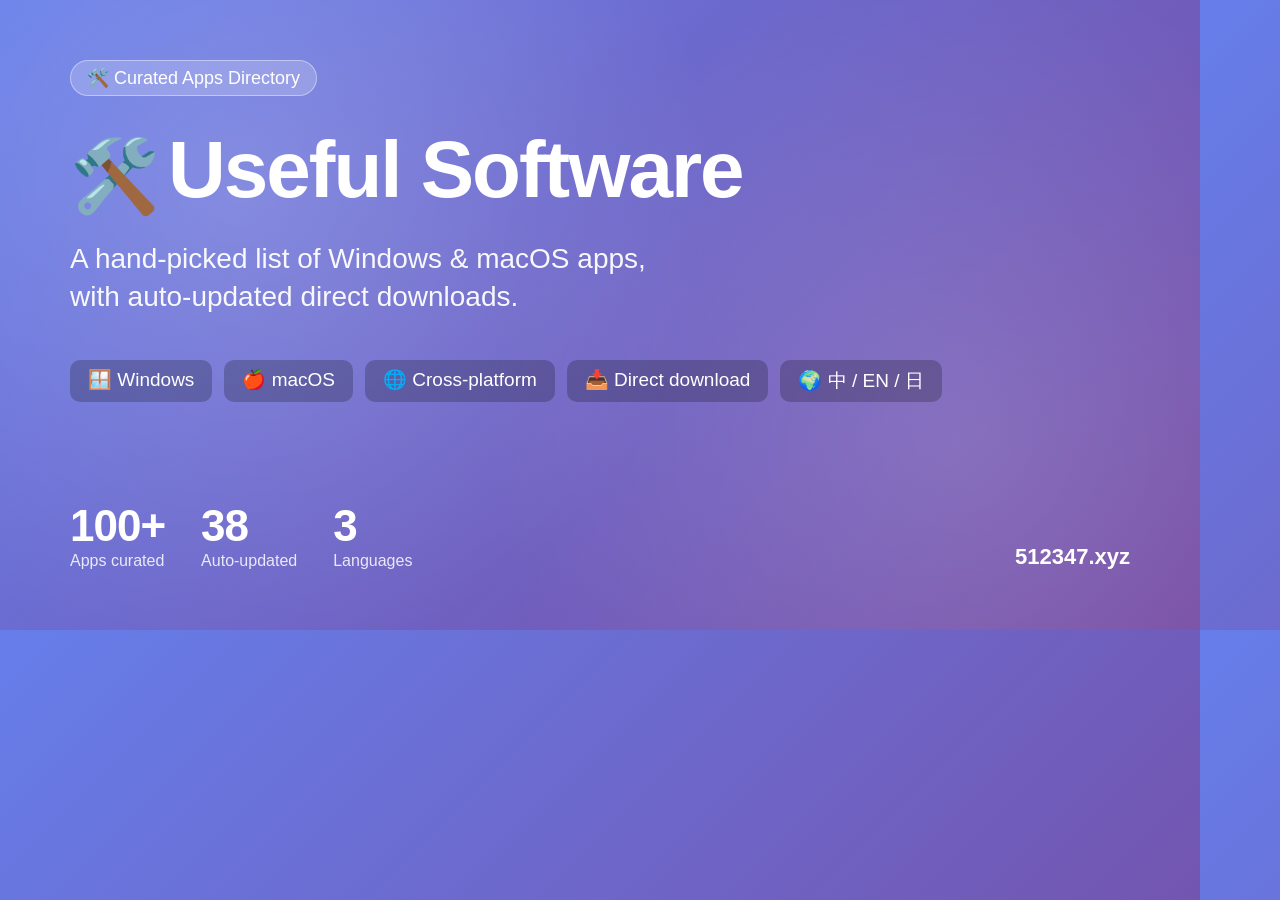
<file: scripts/og-template.html>
<!DOCTYPE html>
<html lang="en">
<head>
<meta charset="UTF-8">
<title>OG image</title>
<style>
  * { box-sizing: border-box; margin: 0; padding: 0; }
  html, body { width: 1200px; height: 630px; overflow: hidden; }
  body {
    background: linear-gradient(135deg, #667eea 0%, #764ba2 100%);
    font-family: -apple-system, BlinkMacSystemFont, "Segoe UI", "PingFang SC", "Hiragino Sans GB", "Microsoft YaHei", sans-serif;
    color: white;
    position: relative;
  }
  body::before {
    content: "";
    position: absolute; inset: 0;
    background-image:
      radial-gradient(circle at 20% 30%, rgba(255,255,255,0.18), transparent 45%),
      radial-gradient(circle at 80% 70%, rgba(255,255,255,0.15), transparent 45%);
    pointer-events: none;
  }

  .badge {
    position: absolute; top: 60px; left: 70px;
    padding: 6px 16px;
    background: rgba(255,255,255,0.2);
    border: 1px solid rgba(255,255,255,0.4);
    border-radius: 999px;
    font-size: 18px;
    font-weight: 500;
  }

  h1 {
    position: absolute; top: 130px; left: 70px;
    font-size: 80px;
    font-weight: 800;
    letter-spacing: -2px;
    line-height: 1;
  }
  h1 .emoji { font-size: 72px; margin-right: 10px; vertical-align: -4px; }

  .tagline {
    position: absolute; top: 240px; left: 70px;
    font-size: 28px;
    font-weight: 400;
    opacity: 0.95;
    line-height: 1.35;
    max-width: 1060px;
  }

  .features {
    position: absolute; top: 360px; left: 70px;
    display: flex;
    gap: 12px;
    flex-wrap: nowrap;
  }
  .feature {
    padding: 8px 18px;
    background: rgba(0,0,0,0.22);
    border-radius: 10px;
    font-size: 19px;
    font-weight: 500;
    white-space: nowrap;
  }

  .stats {
    position: absolute; bottom: 60px; left: 70px;
    display: flex;
    gap: 36px;
  }
  .stat-num {
    font-size: 44px;
    font-weight: 800;
    line-height: 1;
    letter-spacing: -1px;
  }
  .stat-lbl {
    font-size: 16px;
    opacity: 0.85;
    margin-top: 4px;
  }

  .url {
    position: absolute; bottom: 60px; right: 70px;
    font-size: 22px;
    font-weight: 600;
    text-align: right;
  }
  .url small { display: block; font-size: 15px; opacity: 0.8; margin-top: 4px; font-weight: 400; }
</style>
</head>
<body>
  <span class="badge">🛠️ Curated Apps Directory</span>
  <h1><span class="emoji">🛠️</span>Useful Software</h1>
  <p class="tagline">A hand-picked list of Windows &amp; macOS apps,<br>with auto-updated direct downloads.</p>
  <div class="features">
    <span class="feature">🪟 Windows</span>
    <span class="feature">🍎 macOS</span>
    <span class="feature">🌐 Cross-platform</span>
    <span class="feature">📥 Direct download</span>
    <span class="feature">🌍 中 / EN / 日</span>
  </div>
  <div class="stats">
    <div>
      <div class="stat-num">100+</div>
      <div class="stat-lbl">Apps curated</div>
    </div>
    <div>
      <div class="stat-num">38</div>
      <div class="stat-lbl">Auto-updated</div>
    </div>
    <div>
      <div class="stat-num">3</div>
      <div class="stat-lbl">Languages</div>
    </div>
  </div>
  <div class="url">
    512347.xyz
  </div>
</body>
</html>
</file>
<file: style.css>
:root {
  --bg: #f7f8fa;
  --surface: #ffffff;
  --surface-2: #f0f2f5;
  --border: #e1e4e8;
  --text: #1f2328;
  --text-2: #57606a;
  --text-3: #8b949e;
  --primary: #0969da;
  --primary-hover: #0550ae;
  --success: #1a7f37;
  --warn: #bf8700;
  --danger: #cf222e;
  --shadow: 0 1px 3px rgba(0, 0, 0, 0.04), 0 4px 16px rgba(0, 0, 0, 0.04);
  --shadow-hover: 0 4px 8px rgba(0, 0, 0, 0.06), 0 12px 28px rgba(0, 0, 0, 0.08);
  --radius: 10px;
  --radius-sm: 6px;
  --transition: 0.18s ease;
}

[data-theme="dark"] {
  --bg: #0d1117;
  --surface: #161b22;
  --surface-2: #21262d;
  --border: #30363d;
  --text: #e6edf3;
  --text-2: #8b949e;
  --text-3: #6e7681;
  --primary: #2f81f7;
  --primary-hover: #58a6ff;
  --success: #3fb950;
  --warn: #d29922;
  --danger: #f85149;
  --shadow: 0 1px 3px rgba(0, 0, 0, 0.2), 0 4px 16px rgba(0, 0, 0, 0.3);
  --shadow-hover: 0 4px 8px rgba(0, 0, 0, 0.3), 0 12px 28px rgba(0, 0, 0, 0.5);
}

* {
  box-sizing: border-box;
}

html {
  scroll-behavior: smooth;
}

body {
  margin: 0;
  padding: 0;
  font-family: -apple-system, BlinkMacSystemFont, "Segoe UI", "PingFang SC", "Hiragino Sans GB", "Microsoft YaHei", "Helvetica Neue", Arial, sans-serif;
  background: var(--bg);
  color: var(--text);
  line-height: 1.6;
  -webkit-font-smoothing: antialiased;
  -moz-osx-font-smoothing: grayscale;
  transition: background-color var(--transition), color var(--transition);
}

a {
  color: var(--primary);
  text-decoration: none;
  transition: color var(--transition);
}
a:hover { color: var(--primary-hover); }

/* Header */
.site-header {
  background: linear-gradient(135deg, #667eea 0%, #764ba2 100%);
  color: white;
  padding: 3.5rem 1.5rem 2.5rem;
  text-align: center;
  position: relative;
  overflow: hidden;
}

[data-theme="dark"] .site-header {
  background: linear-gradient(135deg, #1e3a8a 0%, #4c1d95 100%);
}

.site-header::before {
  content: "";
  position: absolute;
  inset: 0;
  background-image: radial-gradient(circle at 20% 30%, rgba(255,255,255,0.1), transparent 40%),
                    radial-gradient(circle at 80% 70%, rgba(255,255,255,0.1), transparent 40%);
}

.header-inner {
  position: relative;
  max-width: 900px;
  margin: 0 auto;
}

.site-title {
  font-size: clamp(2rem, 5vw, 2.8rem);
  margin: 0 0 0.5rem;
  font-weight: 700;
  letter-spacing: -0.02em;
}

.site-tagline {
  margin: 0;
  font-size: 1.1rem;
  opacity: 0.9;
}

.header-link {
  display: inline-flex;
  align-items: center;
  gap: 0.4rem;
  margin-top: 1.2rem;
  padding: 0.5rem 1rem;
  background: rgba(0, 0, 0, 0.25);
  color: white;
  border-radius: var(--radius-sm);
  font-size: 0.9rem;
  transition: background var(--transition);
}
.header-link:hover {
  background: rgba(0, 0, 0, 0.4);
  color: white;
}

/* Container */
.container {
  max-width: 1240px;
  margin: 0 auto;
  padding: 2rem 1.5rem 4rem;
}

/* Controls */
.controls {
  display: flex;
  flex-wrap: wrap;
  gap: 1rem;
  align-items: center;
  justify-content: space-between;
  margin-bottom: 1.2rem;
}

.os-tabs {
  display: flex;
  gap: 0.4rem;
  flex-wrap: wrap;
  background: var(--surface);
  padding: 0.3rem;
  border-radius: var(--radius);
  border: 1px solid var(--border);
}

.os-tab {
  padding: 0.5rem 1rem;
  background: transparent;
  border: none;
  border-radius: var(--radius-sm);
  cursor: pointer;
  color: var(--text-2);
  font-size: 0.95rem;
  font-weight: 500;
  font-family: inherit;
  transition: all var(--transition);
}
.os-tab:hover { color: var(--text); background: var(--surface-2); }
.os-tab.active {
  background: var(--primary);
  color: white;
}

.os-tab-count {
  display: inline-block;
  margin-left: 0.3rem;
  padding: 0.05rem 0.45rem;
  border-radius: 999px;
  background: var(--surface-2);
  color: var(--text-3);
  font-size: 0.78rem;
  font-weight: 500;
  line-height: 1.5;
  vertical-align: middle;
}
.os-tab.active .os-tab-count {
  background: rgba(255, 255, 255, 0.22);
  color: white;
}

.search-wrap {
  display: flex;
  gap: 0.5rem;
  align-items: center;
  flex: 1;
  max-width: 620px;
  min-width: 240px;
}

.lang-switch {
  display: flex;
  gap: 0.2rem;
  background: var(--surface);
  border: 1px solid var(--border);
  border-radius: var(--radius);
  padding: 0.2rem;
  flex-shrink: 0;
}

.lang-btn {
  background: transparent;
  border: none;
  border-radius: var(--radius-sm);
  padding: 0.35rem 0.7rem;
  cursor: pointer;
  color: var(--text-2);
  font-size: 0.85rem;
  font-family: inherit;
  font-weight: 500;
  transition: all var(--transition);
  white-space: nowrap;
}
.lang-btn:hover { color: var(--text); background: var(--surface-2); }
.lang-btn.active {
  background: var(--primary);
  color: white;
}

#searchInput {
  flex: 1;
  padding: 0.6rem 1rem;
  border: 1px solid var(--border);
  border-radius: var(--radius);
  background: var(--surface);
  color: var(--text);
  font-size: 0.95rem;
  font-family: inherit;
  transition: border-color var(--transition), box-shadow var(--transition);
}
#searchInput:focus {
  outline: none;
  border-color: var(--primary);
  box-shadow: 0 0 0 3px color-mix(in srgb, var(--primary) 20%, transparent);
}

.theme-toggle {
  background: var(--surface);
  border: 1px solid var(--border);
  border-radius: var(--radius);
  padding: 0.55rem 0.7rem;
  cursor: pointer;
  font-size: 1rem;
  transition: background var(--transition);
}
.theme-toggle:hover { background: var(--surface-2); }

/* Favorites filter pill */
.fav-toggle {
  background: var(--surface);
  border: 1px solid var(--border);
  border-radius: var(--radius);
  padding: 0.5rem 0.95rem;
  cursor: pointer;
  color: var(--text-2);
  font-size: 0.92rem;
  font-family: inherit;
  font-weight: 500;
  transition: all var(--transition);
  white-space: nowrap;
  flex-shrink: 0;
}
.fav-toggle:hover {
  border-color: var(--warn);
  color: var(--text);
}
.fav-toggle.active {
  background: var(--warn);
  border-color: var(--warn);
  color: white;
}

/* Sort dropdown */
.result-row {
  display: flex;
  align-items: center;
  justify-content: space-between;
  gap: 1rem;
  margin: 0 0 1rem;
  flex-wrap: wrap;
}
.result-row .result-count { margin: 0; }
.sort-wrap {
  display: flex;
  align-items: center;
  gap: 0.45rem;
}
.sort-label {
  font-size: 0.85rem;
  color: var(--text-3);
}
.sort-select {
  padding: 0.35rem 1.8rem 0.35rem 0.7rem;
  background: var(--surface);
  border: 1px solid var(--border);
  border-radius: var(--radius-sm);
  color: var(--text);
  font-size: 0.85rem;
  font-family: inherit;
  cursor: pointer;
  appearance: none;
  -webkit-appearance: none;
  background-image: url("data:image/svg+xml;utf8,<svg xmlns='http://www.w3.org/2000/svg' width='12' height='8' viewBox='0 0 12 8'><path fill='none' stroke='%238b949e' stroke-width='1.6' stroke-linecap='round' stroke-linejoin='round' d='M1 1.5l5 5 5-5'/></svg>");
  background-repeat: no-repeat;
  background-position: right 0.5rem center;
  transition: border-color var(--transition);
}
.sort-select:hover { border-color: var(--primary); }
.sort-select:focus { outline: none; border-color: var(--primary); box-shadow: 0 0 0 3px color-mix(in srgb, var(--primary) 20%, transparent); }
.theme-toggle .theme-icon-dark { display: none; }
[data-theme="dark"] .theme-toggle .theme-icon-light { display: none; }
[data-theme="dark"] .theme-toggle .theme-icon-dark { display: inline; }

/* Category chips */
.category-chips {
  display: flex;
  flex-wrap: wrap;
  gap: 0.5rem;
  margin-bottom: 1.5rem;
}

.chip {
  padding: 0.35rem 0.85rem;
  background: var(--surface);
  border: 1px solid var(--border);
  border-radius: 999px;
  cursor: pointer;
  color: var(--text-2);
  font-size: 0.85rem;
  font-family: inherit;
  transition: all var(--transition);
}
.chip:hover {
  border-color: var(--primary);
  color: var(--primary);
}
.chip.active {
  background: var(--primary);
  color: white;
  border-color: var(--primary);
}

.result-count {
  margin: 0 0 1rem;
  color: var(--text-3);
  font-size: 0.9rem;
}

/* Grid */
.grid {
  display: grid;
  grid-template-columns: repeat(auto-fill, minmax(360px, 1fr));
  gap: 1.2rem;
}

.card {
  position: relative;
  background: var(--surface);
  border: 1px solid var(--border);
  border-radius: var(--radius);
  padding: 1.4rem 1.4rem 1.2rem;
  display: flex;
  flex-direction: column;
  gap: 0.85rem;
  box-shadow: var(--shadow);
  transition: transform var(--transition), box-shadow var(--transition), border-color var(--transition);
}

.card-fav {
  position: absolute;
  top: 0.5rem;
  right: 0.55rem;
  width: 2rem;
  height: 2rem;
  display: inline-flex;
  align-items: center;
  justify-content: center;
  background: transparent;
  border: none;
  border-radius: 50%;
  cursor: pointer;
  font-size: 1.2rem;
  line-height: 1;
  color: var(--text-3);
  transition: all var(--transition);
  z-index: 2;
}
.card-fav:hover {
  background: var(--surface-2);
  color: var(--warn);
  transform: scale(1.1);
}
.card-fav.active {
  color: var(--warn);
}
.card-head {
  /* leave room for the fav button on the right */
  padding-right: 2rem;
}
.card:hover {
  transform: translateY(-2px);
  box-shadow: var(--shadow-hover);
  border-color: color-mix(in srgb, var(--primary) 40%, var(--border));
}

.card-head {
  display: flex;
  align-items: center;
  justify-content: space-between;
  gap: 0.5rem;
}

.card-name {
  margin: 0;
  font-size: 1.15rem;
  font-weight: 600;
  color: var(--text);
  letter-spacing: -0.01em;
}

.card-badges {
  display: flex;
  gap: 0.3rem;
  flex-shrink: 0;
}

.badge {
  font-size: 0.7rem;
  padding: 0.15rem 0.5rem;
  border-radius: 999px;
  font-weight: 500;
  white-space: nowrap;
}

.badge-os {
  background: var(--surface-2);
  color: var(--text-2);
}

.badge-price-free       { background: rgba(26, 127, 55, 0.1); color: var(--success); }
.badge-price-oss        { background: rgba(9, 105, 218, 0.1); color: var(--primary); }
.badge-price-freemium   { background: rgba(191, 135, 0, 0.1); color: var(--warn); }
.badge-price-paid       { background: rgba(207, 34, 46, 0.1); color: var(--danger); }

[data-theme="dark"] .badge-price-free     { background: rgba(63, 185, 80, 0.15); }
[data-theme="dark"] .badge-price-oss      { background: rgba(47, 129, 247, 0.15); }
[data-theme="dark"] .badge-price-freemium { background: rgba(210, 153, 34, 0.15); }
[data-theme="dark"] .badge-price-paid     { background: rgba(248, 81, 73, 0.15); }

.card-desc {
  margin: 0;
  color: var(--text-2);
  font-size: 0.93rem;
  line-height: 1.7;
  flex: 1;
  /* 段落间距和换行更舒服 */
  word-break: break-word;
  hyphens: auto;
}

.card {
  cursor: pointer;
}

.card-actions {
  display: flex;
  align-items: center;
  justify-content: space-between;
  gap: 0.5rem;
}

.card-link {
  display: inline-flex;
  align-items: center;
  gap: 0.3rem;
  font-size: 0.88rem;
  font-weight: 500;
  padding: 0.4rem 0.8rem;
  border: 1px solid var(--border);
  border-radius: var(--radius-sm);
  transition: all var(--transition);
  white-space: nowrap;
}
.card-link:hover {
  background: var(--primary);
  color: white;
  border-color: var(--primary);
}

.card-download {
  background: var(--primary);
  color: white;
  border-color: var(--primary);
}
.card-download:hover {
  background: var(--primary-hover);
  border-color: var(--primary-hover);
  color: white;
}
/* Fallback variant: no direct asset URL, goes to homepage. Less visual weight. */
.card-download-fallback {
  background: transparent;
  color: var(--text-2);
  border-color: var(--border);
}
.card-download-fallback:hover {
  background: var(--surface-2);
  color: var(--text);
  border-color: var(--text-3);
}

.card-actions {
  flex-wrap: wrap;
}

.card-detail-hint {
  font-size: 0.78rem;
  color: var(--text-3);
  display: inline-flex;
  align-items: center;
  gap: 0.25rem;
}
.card-media-badge {
  display: inline-flex;
  align-items: center;
  gap: 0.2rem;
  font-size: 0.72rem;
  padding: 0.15rem 0.5rem;
  border-radius: 999px;
  background: rgba(9, 105, 218, 0.1);
  color: var(--primary);
  font-weight: 500;
}
[data-theme="dark"] .card-media-badge { background: rgba(47, 129, 247, 0.18); }

/* ================ Modal ================ */
.modal {
  position: fixed;
  inset: 0;
  z-index: 1000;
  display: flex;
  align-items: center;
  justify-content: center;
  padding: 1.5rem;
  animation: modalFadeIn 0.18s ease;
}
.modal[hidden] { display: none; }

@keyframes modalFadeIn {
  from { opacity: 0; }
  to   { opacity: 1; }
}
@keyframes modalSlideUp {
  from { opacity: 0; transform: translateY(20px) scale(0.98); }
  to   { opacity: 1; transform: translateY(0) scale(1); }
}

.modal-overlay {
  position: absolute;
  inset: 0;
  background: rgba(0, 0, 0, 0.55);
  backdrop-filter: blur(4px);
  -webkit-backdrop-filter: blur(4px);
}

.modal-content {
  position: relative;
  background: var(--surface);
  border: 1px solid var(--border);
  border-radius: var(--radius);
  max-width: 720px;
  width: 100%;
  max-height: 90vh;
  overflow-y: auto;
  padding: 1.8rem 1.8rem 1.5rem;
  box-shadow: 0 24px 60px rgba(0, 0, 0, 0.3), 0 8px 24px rgba(0, 0, 0, 0.2);
  animation: modalSlideUp 0.22s cubic-bezier(0.16, 1, 0.3, 1);
  scrollbar-width: thin;
}

.modal-close {
  position: absolute;
  top: 0.6rem;
  right: 0.8rem;
  background: transparent;
  border: none;
  font-size: 1.6rem;
  line-height: 1;
  width: 2rem;
  height: 2rem;
  border-radius: 50%;
  cursor: pointer;
  color: var(--text-3);
  transition: all var(--transition);
}
.modal-close:hover {
  background: var(--surface-2);
  color: var(--text);
}

.modal-fav {
  position: absolute;
  top: 0.6rem;
  right: 3rem;
  background: transparent;
  border: none;
  font-size: 1.4rem;
  line-height: 1;
  width: 2rem;
  height: 2rem;
  border-radius: 50%;
  cursor: pointer;
  color: var(--text-3);
  transition: all var(--transition);
}
.modal-fav:hover {
  background: var(--surface-2);
  color: var(--warn);
  transform: scale(1.1);
}
.modal-fav.active { color: var(--warn); }

.modal-header {
  display: flex;
  align-items: center;
  gap: 1rem;
  margin-bottom: 1.2rem;
  padding-right: 2rem;
}

.modal-icon {
  width: 56px;
  height: 56px;
  border-radius: 12px;
  flex-shrink: 0;
  background: var(--surface-2);
  object-fit: contain;
  padding: 4px;
  border: 1px solid var(--border);
}

.modal-titles {
  flex: 1;
  min-width: 0;
}

.modal-name {
  margin: 0 0 0.4rem;
  font-size: 1.5rem;
  font-weight: 700;
  color: var(--text);
  letter-spacing: -0.01em;
  word-break: break-word;
}

.modal-badges {
  display: flex;
  flex-wrap: wrap;
  gap: 0.35rem;
}

.modal-desc {
  font-size: 1rem;
  line-height: 1.75;
  color: var(--text);
  margin-bottom: 1.4rem;
}

.modal-media {
  display: flex;
  flex-direction: column;
  gap: 1rem;
  margin-bottom: 1.4rem;
}

.modal-media-item {
  width: 100%;
  border-radius: var(--radius);
  overflow: hidden;
  border: 1px solid var(--border);
  background: var(--surface-2);
  position: relative;
}

.modal-media-item img,
.modal-media-item video {
  display: block;
  width: 100%;
  height: auto;
  max-height: 480px;
  object-fit: contain;
}

.modal-media-iframe-wrap {
  position: relative;
  width: 100%;
  aspect-ratio: 16 / 9;
}
.modal-media-iframe-wrap iframe {
  position: absolute;
  inset: 0;
  width: 100%;
  height: 100%;
  border: none;
}

.modal-media-caption {
  padding: 0.5rem 0.8rem;
  font-size: 0.85rem;
  color: var(--text-2);
  background: var(--surface);
  border-top: 1px solid var(--border);
}

.modal-media-empty {
  background: var(--surface-2);
  border: 1px dashed var(--border);
  border-radius: var(--radius);
  padding: 1.2rem 1rem;
  text-align: center;
  color: var(--text-3);
  font-size: 0.88rem;
  line-height: 1.6;
  margin-bottom: 1.4rem;
}
.modal-media-empty a { color: var(--primary); }

.modal-footer {
  display: flex;
  justify-content: flex-end;
  gap: 0.6rem;
  padding-top: 0.5rem;
  border-top: 1px solid var(--border);
}

.modal-link-btn {
  display: inline-flex;
  align-items: center;
  gap: 0.4rem;
  padding: 0.6rem 1.2rem;
  background: var(--primary);
  color: white;
  border-radius: var(--radius-sm);
  font-weight: 500;
  font-size: 0.95rem;
  transition: background var(--transition);
}
.modal-link-btn:hover {
  background: var(--primary-hover);
  color: white;
}

.modal-download-btn {
  background: var(--success);
}
.modal-download-btn:hover {
  background: color-mix(in srgb, var(--success) 85%, black);
}
.modal-download-btn.modal-download-fallback {
  background: var(--surface-2);
  color: var(--text);
  border: 1px solid var(--border);
}
.modal-download-btn.modal-download-fallback:hover {
  background: var(--surface);
  border-color: var(--text-3);
}
.modal-footer { flex-wrap: wrap; }

body.modal-open { overflow: hidden; }

@media (max-width: 600px) {
  .modal { padding: 0.5rem; align-items: flex-end; }
  .modal-content {
    max-height: 92vh;
    padding: 1.2rem 1rem 1rem;
    animation: modalSlideUpMobile 0.22s cubic-bezier(0.16, 1, 0.3, 1);
  }
  @keyframes modalSlideUpMobile {
    from { opacity: 0; transform: translateY(40px); }
    to   { opacity: 1; transform: translateY(0); }
  }
  .modal-name { font-size: 1.25rem; }
  .modal-icon { width: 48px; height: 48px; }
}

/* Empty state */
.empty-state {
  text-align: center;
  padding: 3rem 1rem;
  color: var(--text-3);
  font-size: 1rem;
}

/* Footer */
.site-footer {
  border-top: 1px solid var(--border);
  margin-top: 3rem;
  padding: 1.5rem;
  text-align: center;
  color: var(--text-3);
  font-size: 0.88rem;
}

/* Highlight (search match) */
mark {
  background: rgba(255, 215, 0, 0.4);
  color: inherit;
  padding: 0 0.1em;
  border-radius: 2px;
}
[data-theme="dark"] mark { background: rgba(255, 215, 0, 0.25); }

/* Responsive */
@media (max-width: 600px) {
  .site-header { padding: 2.5rem 1rem 2rem; }
  .container { padding: 1.5rem 1rem 3rem; }
  .controls { flex-direction: column; align-items: stretch; }
  .os-tabs { justify-content: center; }
  .search-wrap { max-width: none; flex-wrap: wrap; }
  .lang-switch { order: 0; }
  .lang-btn { padding: 0.3rem 0.55rem; font-size: 0.8rem; }
}


/* ========== sister sites footer (cross-link to other catalogs) ========== */
.sister-sites {
  margin-top: 1rem;
  display: flex;
  justify-content: center;
  align-items: center;
  flex-wrap: wrap;
  gap: 0.5rem 0.8rem;
  font-size: 0.88rem;
}
.sister-label {
  color: var(--text-3);
  margin-right: 0.3rem;
}
.sister-sites a {
  display: inline-flex;
  align-items: center;
  gap: 0.3rem;
  padding: 0.32rem 0.85rem;
  border-radius: 999px;
  background: var(--surface-2);
  color: var(--text-2);
  text-decoration: none;
  transition: all var(--transition);
  border: 1px solid transparent;
}
.sister-sites a:hover {
  background: var(--primary);
  color: white;
}
.sister-sites a.current {
  background: color-mix(in srgb, var(--primary) 14%, transparent);
  color: var(--primary);
  font-weight: 500;
  border-color: color-mix(in srgb, var(--primary) 30%, transparent);
  pointer-events: none;
}


/* ========== modal scroll artifact fixes ========== */
/* 1. 提前预留滚动条宽度，避免出现/消失时整个 modal 内容跳动 */
.modal-content {
  scrollbar-gutter: stable;
  /* 让 modal-content 自成 paint 层，scroll 时不影响外面的 backdrop-filter */
  contain: layout paint;
}

/* 2. 屏蔽鼠标点击产生的 focus outline（这就是"中间那条白色描边"的来源——
   当 close / fav 按钮被点中再失焦时，旧版本浏览器会留下短暂的 outline）
   但保留键盘 tab 的 focus-visible 让无障碍导航仍可见 */
.modal :focus { outline: none; }
.modal :focus-visible {
  outline: 2px solid var(--primary);
  outline-offset: 2px;
}

/* 3. 自定义 webkit 滚动条样式，避免亮色滚动条在暗色模态里突兀 */
.modal-content::-webkit-scrollbar { width: 8px; }
.modal-content::-webkit-scrollbar-track { background: transparent; }
.modal-content::-webkit-scrollbar-thumb {
  background: color-mix(in srgb, var(--text-3) 40%, transparent);
  border-radius: 4px;
}
.modal-content::-webkit-scrollbar-thumb:hover {
  background: color-mix(in srgb, var(--text-3) 70%, transparent);
}
</file>
